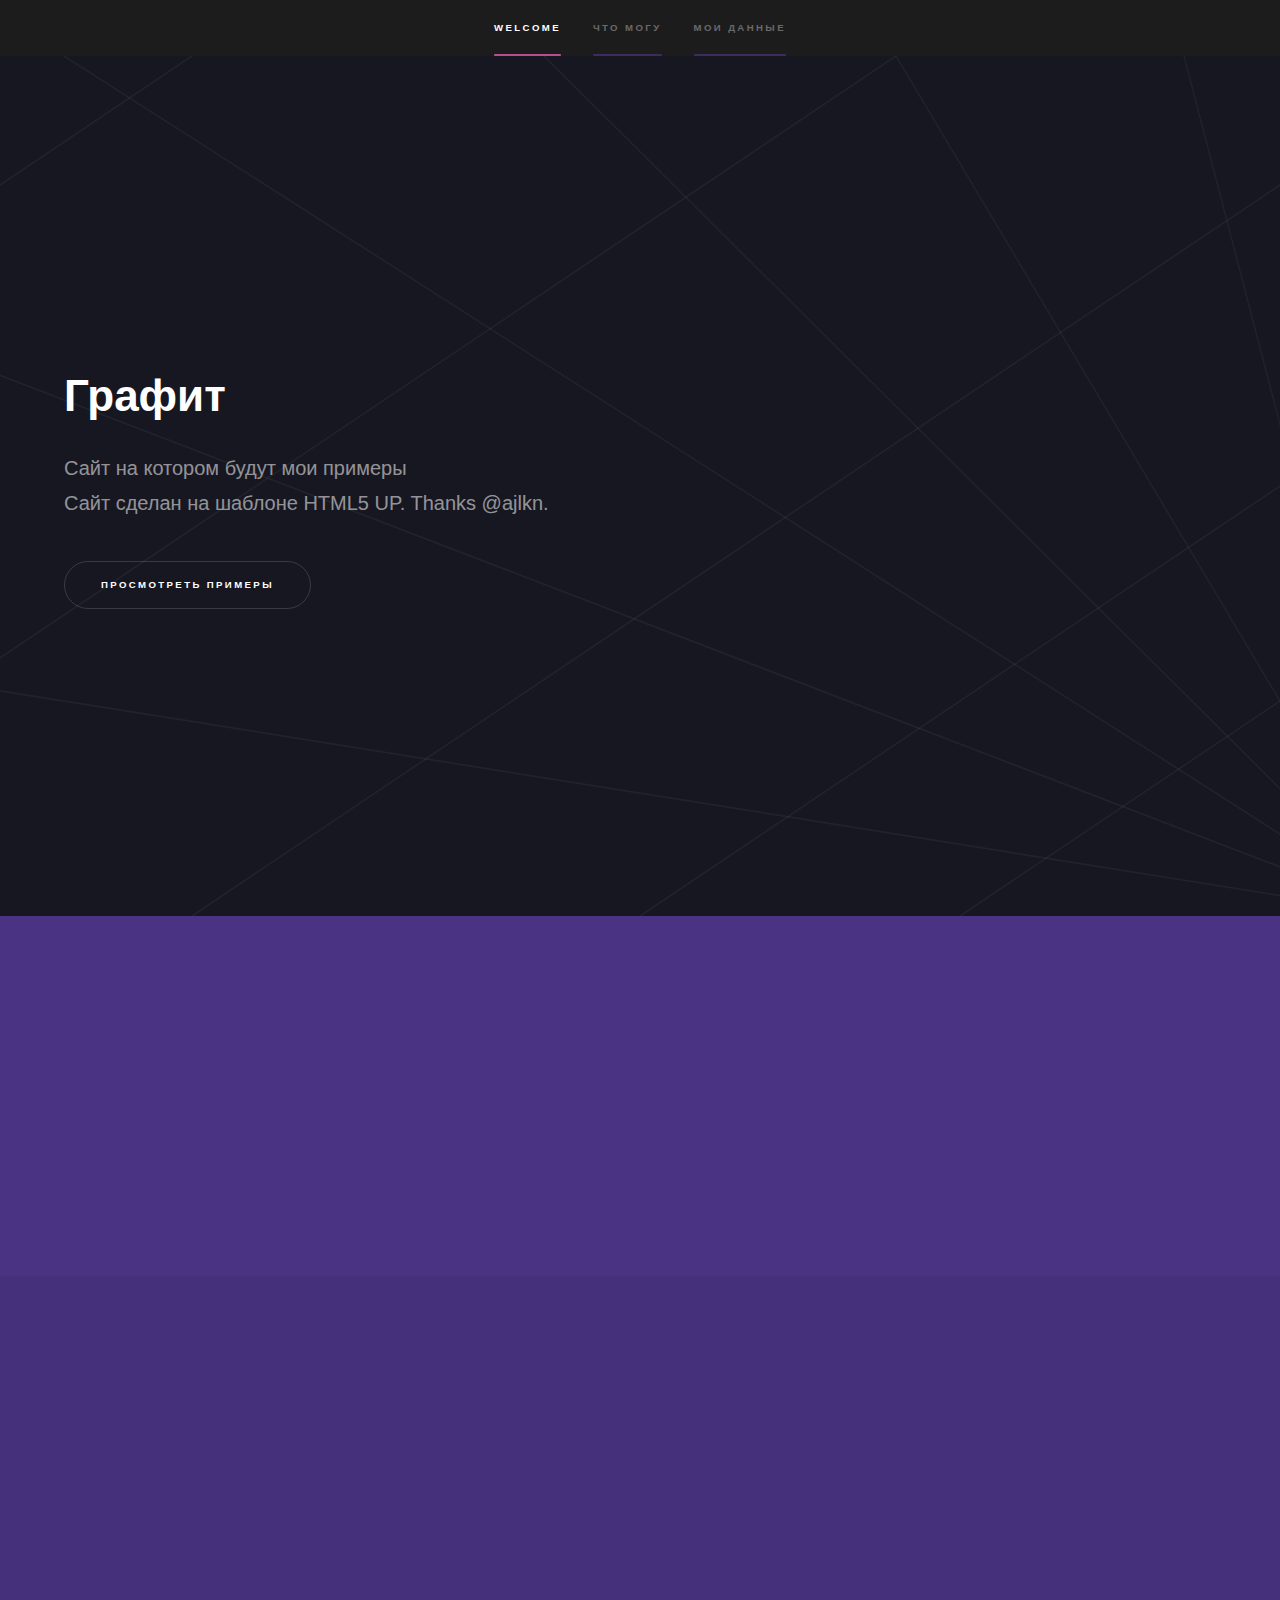
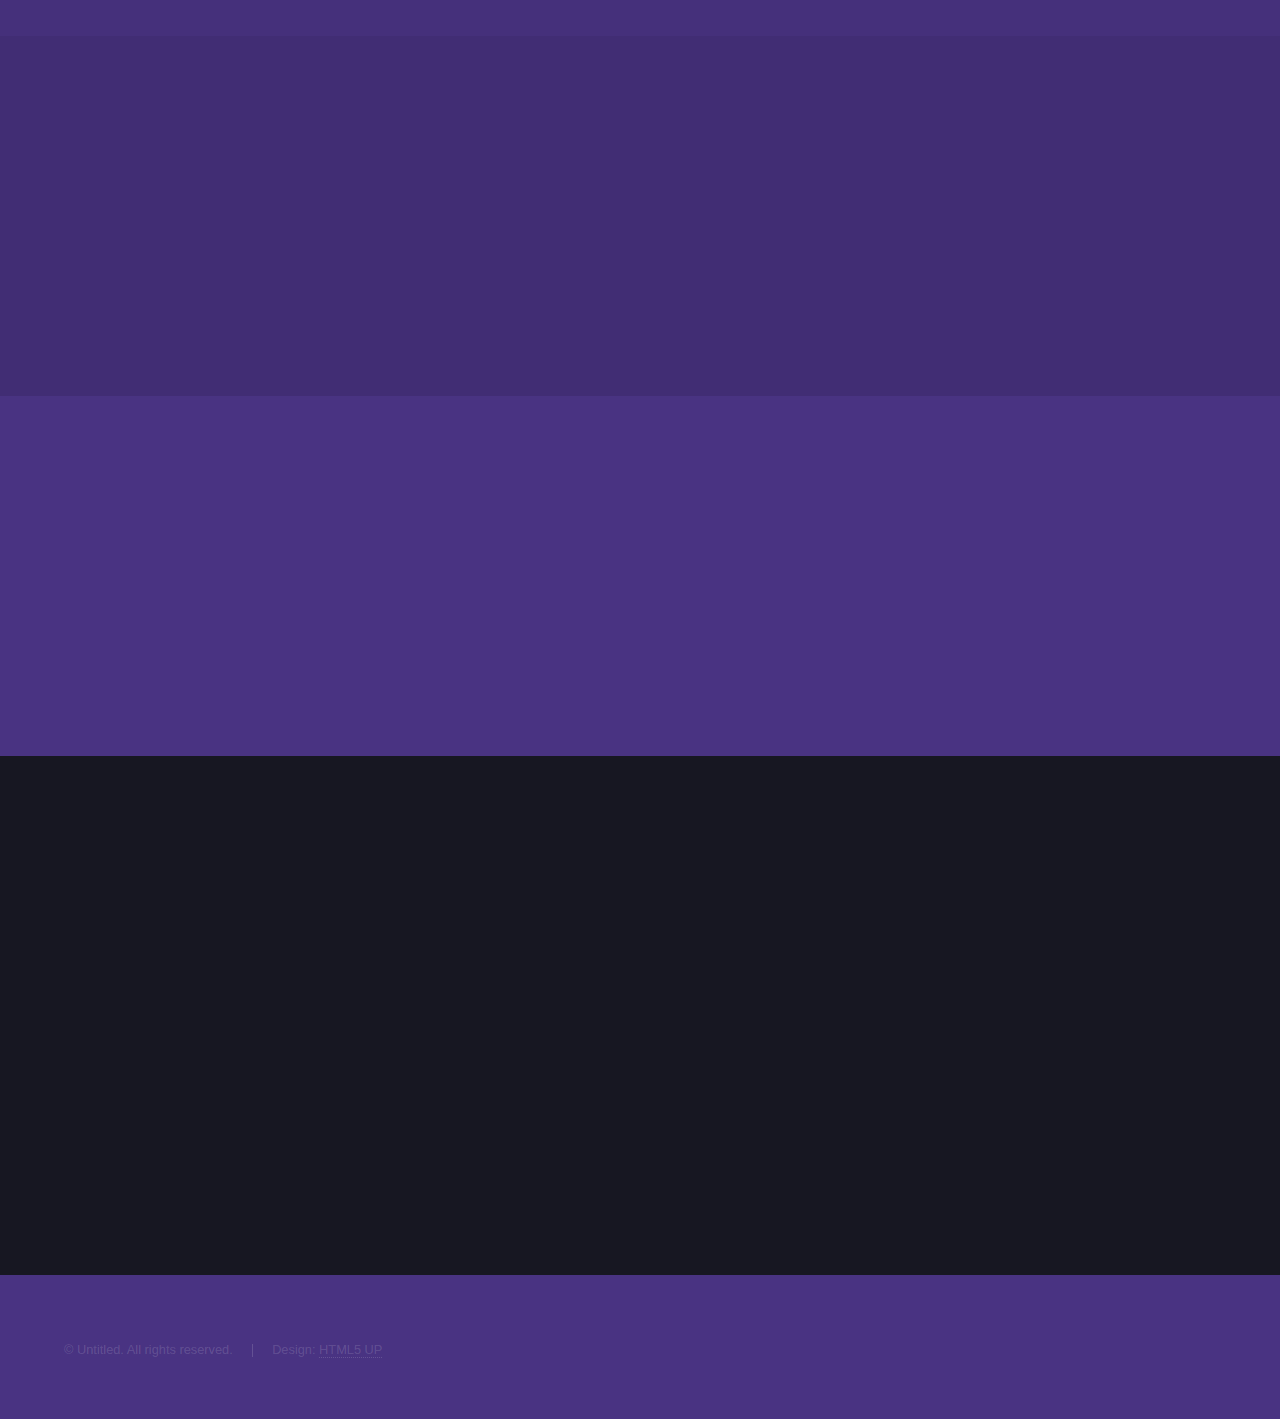
<file: index.html>
<!DOCTYPE HTML>
<!--
	Hyperspace by HTML5 UP
	html5up.net | @ajlkn
	Free for personal and commercial use under the CCA 3.0 license (html5up.net/license)
-->
<html>
	<head>
		<title>what is it</title>
		<meta charset="utf-8" />
		<meta name="viewport" content="width=device-width, initial-scale=1, user-scalable=no" />
		<link rel="stylesheet" href="assets/css/main.css" />
		<link rel="shortcut icon" type="image/png" href="icocat.png">
		<noscript><link rel="stylesheet" href="assets/css/noscript.css" /></noscript>
	</head>
	<body class="is-preload">

		<!-- Sidebar -->
			<section id="sidebar">
				<div class="inner">
					<nav>
						<ul>
							<li><a href="#intro">Welcome</a></li>
							<li><a href="#one">Что могу</a></li>
							<!-- <li><a href="#two">What we do</a></li> -->
							<li><a href="#three">Мои данные</a></li>
						</ul>
					</nav>
				</div>
			</section>

		<!-- Wrapper -->
			<div id="wrapper">

				<!-- Intro -->
					<section id="intro" class="wrapper style1 fullscreen fade-up">
						<div class="inner">
							<h1>Графит</h1>
							<p>Сайт на котором будут мои примеры <br />
								Сайт сделан на шаблоне HTML5 UP. Thanks @ajlkn.</p>
							<ul class="actions">
								<li><a href="#one" class="button scrolly">Просмотреть примеры</a></li>
							</ul>
						</div>
					</section>

				<!-- One -->
					<section id="one" class="wrapper style2 spotlights">
						<section>
							<!-- <a href="#" class="image"><img src="images/zzzz1.jpg" alt="" data-position="center center" /></a> -->
							<div class="content">
								<div class="inner">
									<h2>Баннеры</h2>
									<p>Баннеры сделаны в figma. Для демонстрации решил использовать облачный сервис</p>
									<ul class="actions">
										<li><a href="generic.html" class="button">Посмотреть</a></li>
									</ul>
								</div>
							</div>
						</section>
						<section>
							<!-- <a href="#" class="image"><img src="images/zzzz2.jpg" alt="" data-position="top center" /></a> -->
							<div class="content">
								<div class="inner">
									<h2>Figma</h2>
									<p>Дизайн старого сайта в вертикальной ориентации</p>
									<ul class="actions">
										<li><a href="generic2.html" class="button">Посмотреть</a></li>
									</ul>
								</div>
							</div>
						</section>
						<section>
							<!-- <a href="#" class="image"><img src="images/zzzz3.jpg" alt="" data-position="25% 25%" /></a> -->
							<div class="content">
								<div class="inner">
									<h2>Копирайтинг</h2>
									<p>Примеры заполнения описание товара</p>
									<ul class="actions">
										<li><a href="generic3.html" class="button">Посмотреть</a></li>
									</ul>
								</div>
							</div>
						</section>
						<section>
							<!-- <a href="#" class="image"><img src="images/zzzz4.jpg" alt="" data-position="25% 25%" /></a> -->
							<div class="content">
								<div class="inner">
									<h2>Новый дизайн в Figma</h2>
									<p>В процессе работы</p>
									<ul class="actions">
										<li><a href="#" class="button">Не готов</a></li>
									</ul>
								</div>
							</div>
						</section>
					</section>

				<!-- Two
					<section id="two" class="wrapper style3 fade-up">
						<div class="inner">
							<h2>What we do</h2>
							<p>Phasellus convallis elit id ullamcorper pulvinar. Duis aliquam turpis mauris, eu ultricies erat malesuada quis. Aliquam dapibus, lacus eget hendrerit bibendum, urna est aliquam sem, sit amet imperdiet est velit quis lorem.</p>
							<div class="features">
								<section>
									<span class="icon solid major fa-code"></span>
									<h3>Lorem ipsum amet</h3>
									<p>Phasellus convallis elit id ullam corper amet et pulvinar. Duis aliquam turpis mauris, sed ultricies erat dapibus.</p>
								</section>
								<section>
									<span class="icon solid major fa-lock"></span>
									<h3>Aliquam sed nullam</h3>
									<p>Phasellus convallis elit id ullam corper amet et pulvinar. Duis aliquam turpis mauris, sed ultricies erat dapibus.</p>
								</section>
								<section>
									<span class="icon solid major fa-cog"></span>
									<h3>Sed erat ullam corper</h3>
									<p>Phasellus convallis elit id ullam corper amet et pulvinar. Duis aliquam turpis mauris, sed ultricies erat dapibus.</p>
								</section>
								<section>
									<span class="icon solid major fa-desktop"></span>
									<h3>Veroeros quis lorem</h3>
									<p>Phasellus convallis elit id ullam corper amet et pulvinar. Duis aliquam turpis mauris, sed ultricies erat dapibus.</p>
								</section>
								<section>
									<span class="icon solid major fa-link"></span>
									<h3>Urna quis bibendum</h3>
									<p>Phasellus convallis elit id ullam corper amet et pulvinar. Duis aliquam turpis mauris, sed ultricies erat dapibus.</p>
								</section>
								<section>
									<span class="icon major fa-gem"></span>
									<h3>Aliquam urna dapibus</h3>
									<p>Phasellus convallis elit id ullam corper amet et pulvinar. Duis aliquam turpis mauris, sed ultricies erat dapibus.</p>
								</section>
							</div>
							<ul class="actions">
								<li><a href="generic.html" class="button">Learn more</a></li>
							</ul>
						</div>
					</section> -->

				<!-- Three -->
					<section id="three" class="wrapper style1 fade-up">
						<div class="inner">
								<!-- <h2>Get in touch</h2>
								<p>Phasellus convallis elit id ullamcorper pulvinar. Duis aliquam turpis mauris, eu ultricies erat malesuada quis. Aliquam dapibus, lacus eget hendrerit bibendum, urna est aliquam sem, sit amet imperdiet est velit quis lorem.</p> -->
							<div class="split style1">
								<section>
									<form method="post" action="#">
										<div class="fields">
											<div class="field half">
												<label for="name">Name</label>
												<input type="text" name="name" id="name" />
											</div>
											<div class="field half">
												<label for="email">Email</label>
												<input type="text" name="email" id="email" />
											</div>
											<div class="field">
												<label for="message">Message</label>
												<textarea name="message" id="message" rows="5"></textarea>
											</div>
										</div>
										<ul class="actions">
											<li><a href="" class="button submit">Send Message</a></li>
										</ul>
									</form>
								</section>
								<section>
									<ul class="contact">
										<!-- <li>
											<h3>Address</h3>
											<span>12345 Somewhere Road #654<br />
											Nashville, TN 00000-0000<br />
											USA</span>
										</li> -->
										<li>
											<h3>Email</h3>
											<a href="#">kikolaev999@mail.ru</a>
										</li>
										<!-- <li>
											<h3>Phone</h3>
											<span>(000) 000-0000</span>
										</li> -->
										<!-- <li>
											<h3>Social</h3>
											<ul class="icons">
												<li><a href="#" class="icon brands fa-twitter"><span class="label">Twitter</span></a></li>
												<li><a href="#" class="icon brands fa-facebook-f"><span class="label">Facebook</span></a></li>
												<li><a href="#" class="icon brands fa-github"><span class="label">GitHub</span></a></li>
												<li><a href="#" class="icon brands fa-instagram"><span class="label">Instagram</span></a></li>
												<li><a href="#" class="icon brands fa-linkedin-in"><span class="label">LinkedIn</span></a></li>
											</ul>
										</li> -->
									</ul>
								</section>
							</div>
						</div>
					</section>

			</div>

		<!-- Footer -->
			<footer id="footer" class="wrapper style1-alt">
				<div class="inner">
					<ul class="menu">
						<li>&copy; Untitled. All rights reserved.</li><li>Design: <a href="http://html5up.net">HTML5 UP</a></li>
					</ul>
				</div>
			</footer>

		<!-- Scripts -->
			<script src="assets/js/jquery.min.js"></script>
			<script src="assets/js/jquery.scrollex.min.js"></script>
			<script src="assets/js/jquery.scrolly.min.js"></script>
			<script src="assets/js/browser.min.js"></script>
			<script src="assets/js/breakpoints.min.js"></script>
			<script src="assets/js/util.js"></script>
			<script src="assets/js/main.js"></script>

	</body>
</html>
</file>
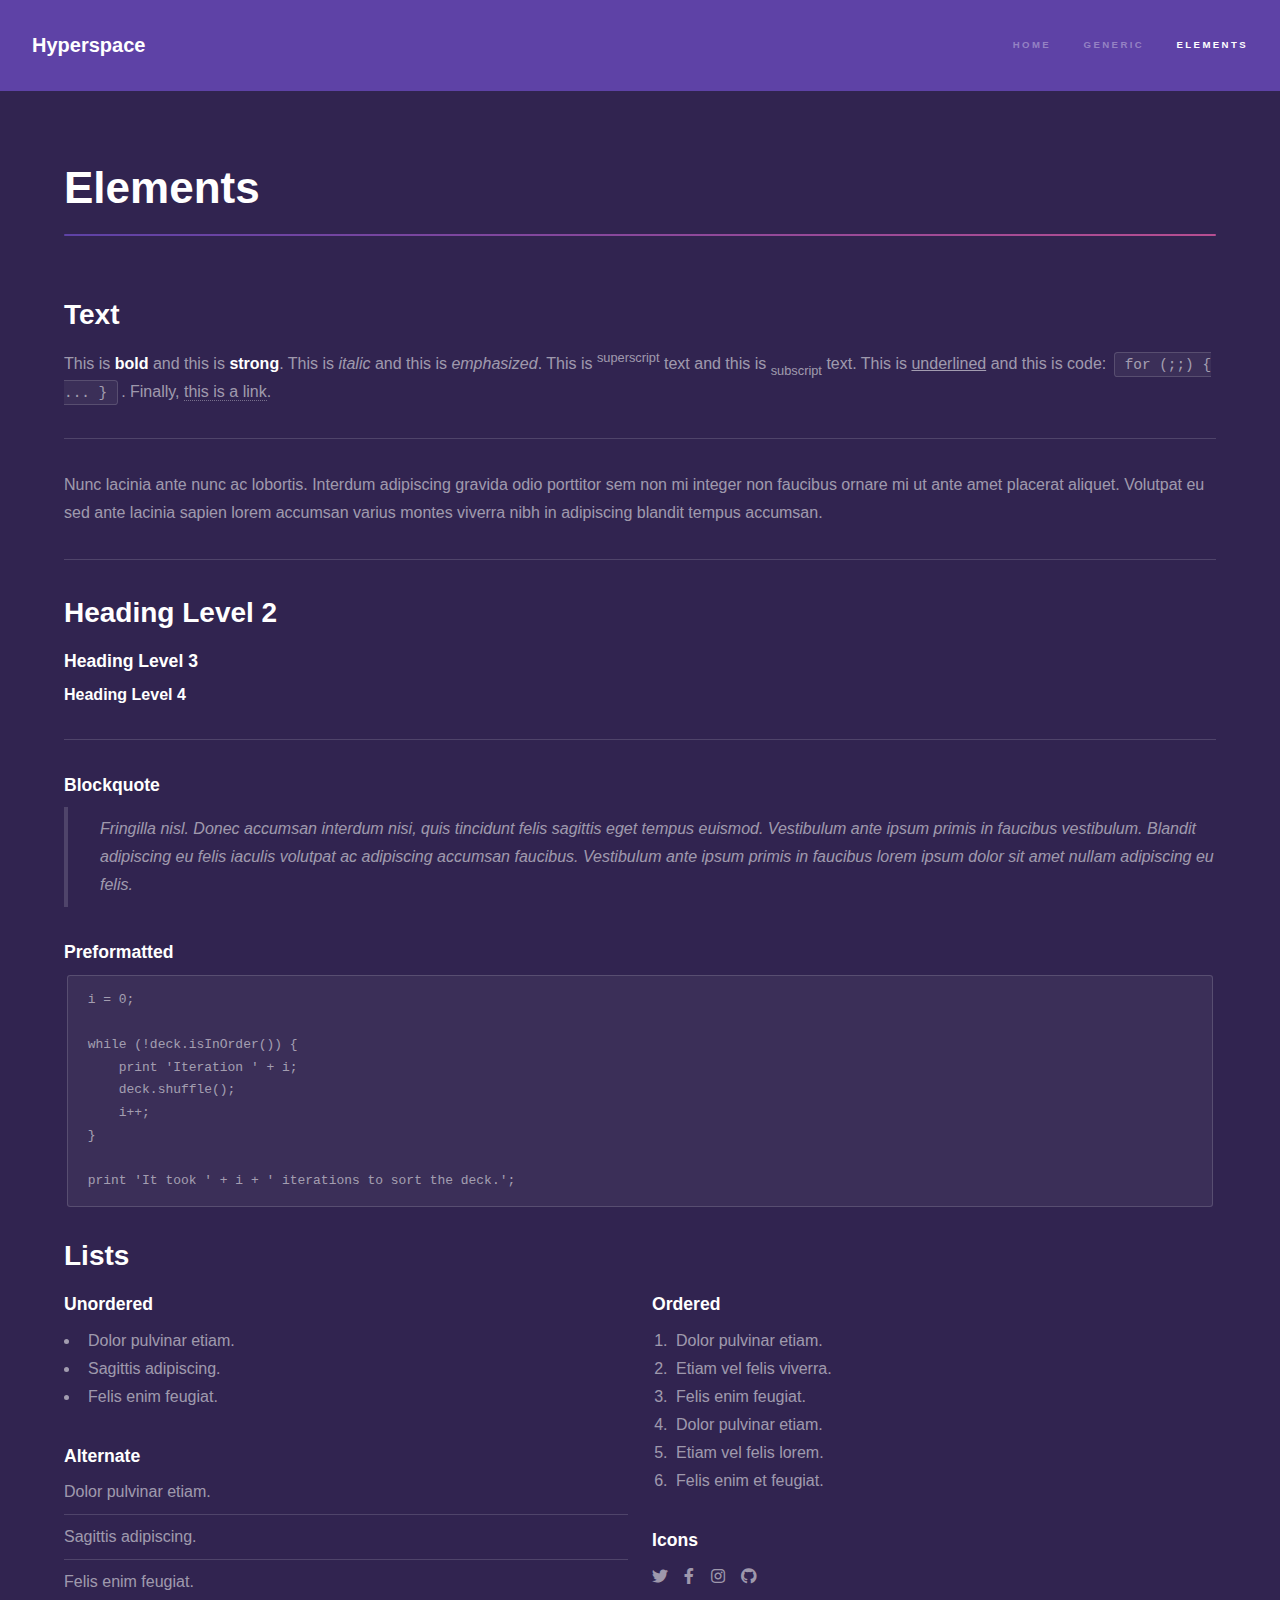
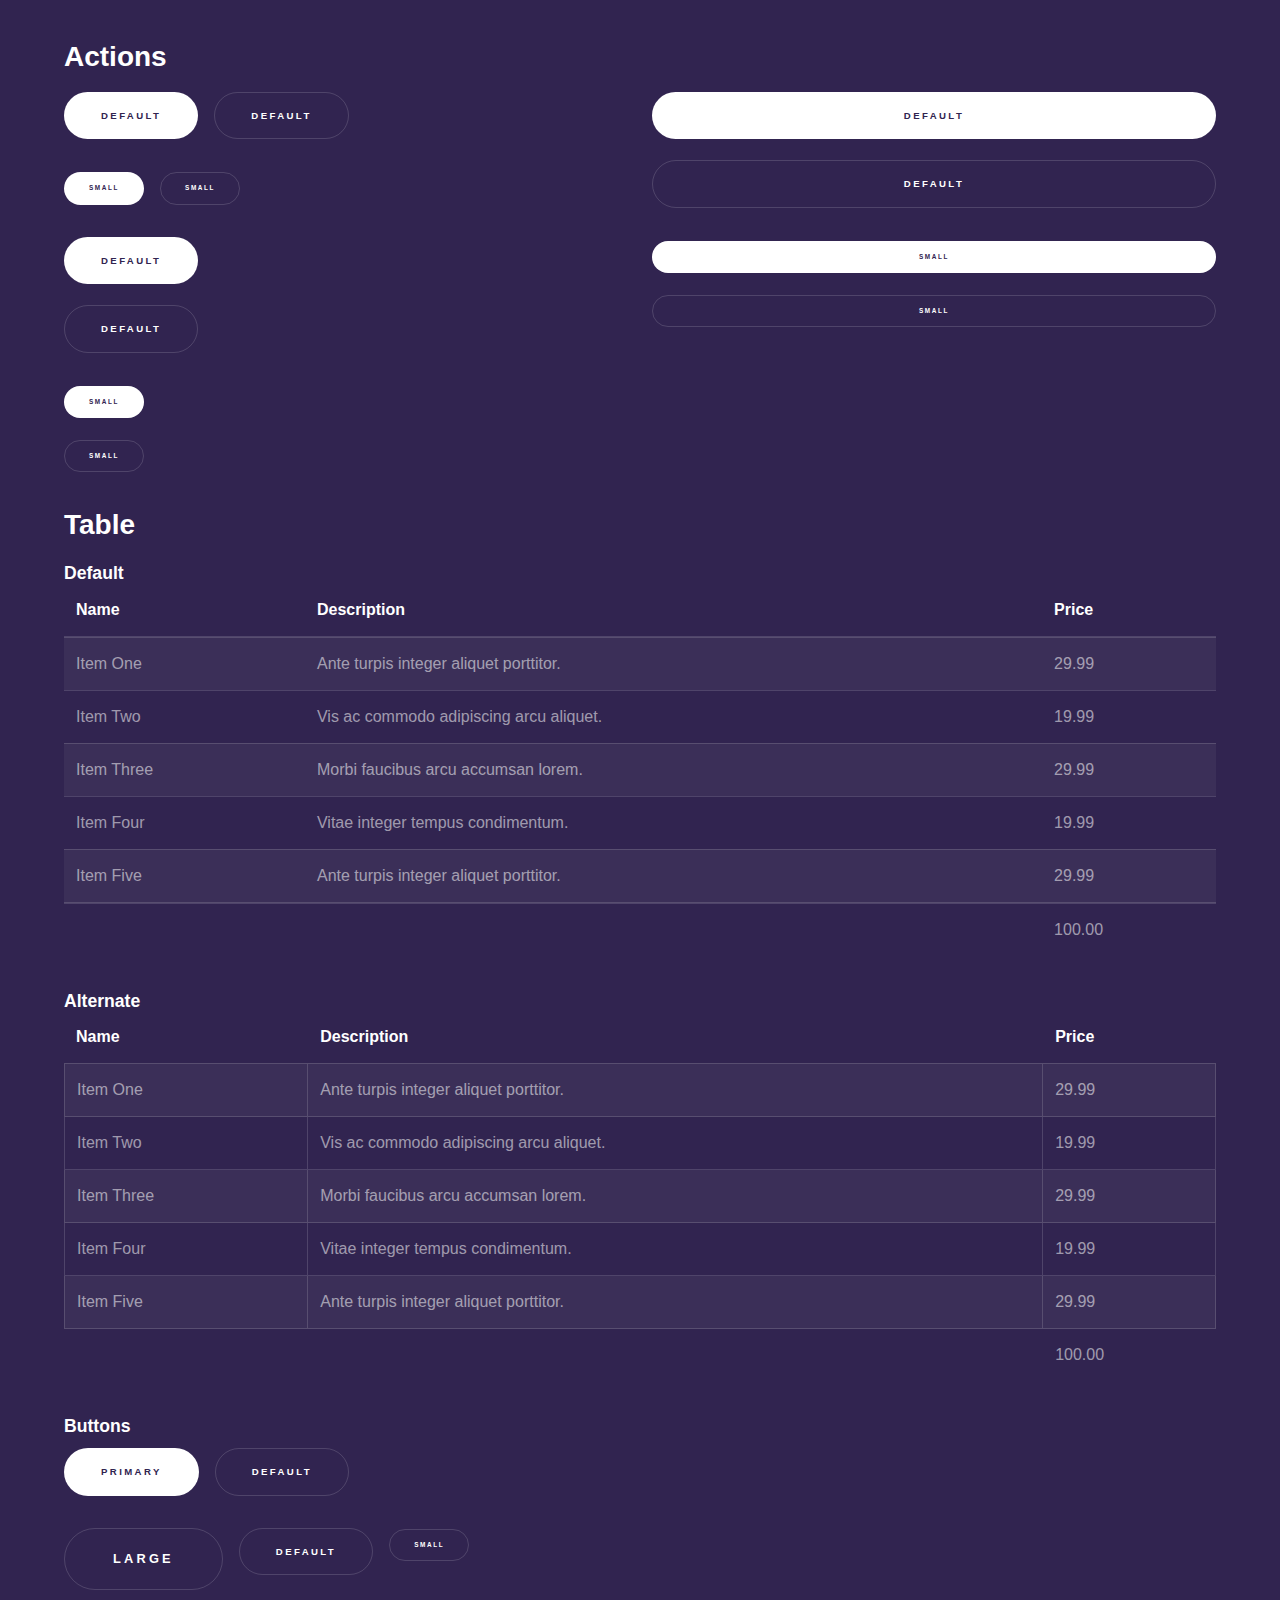
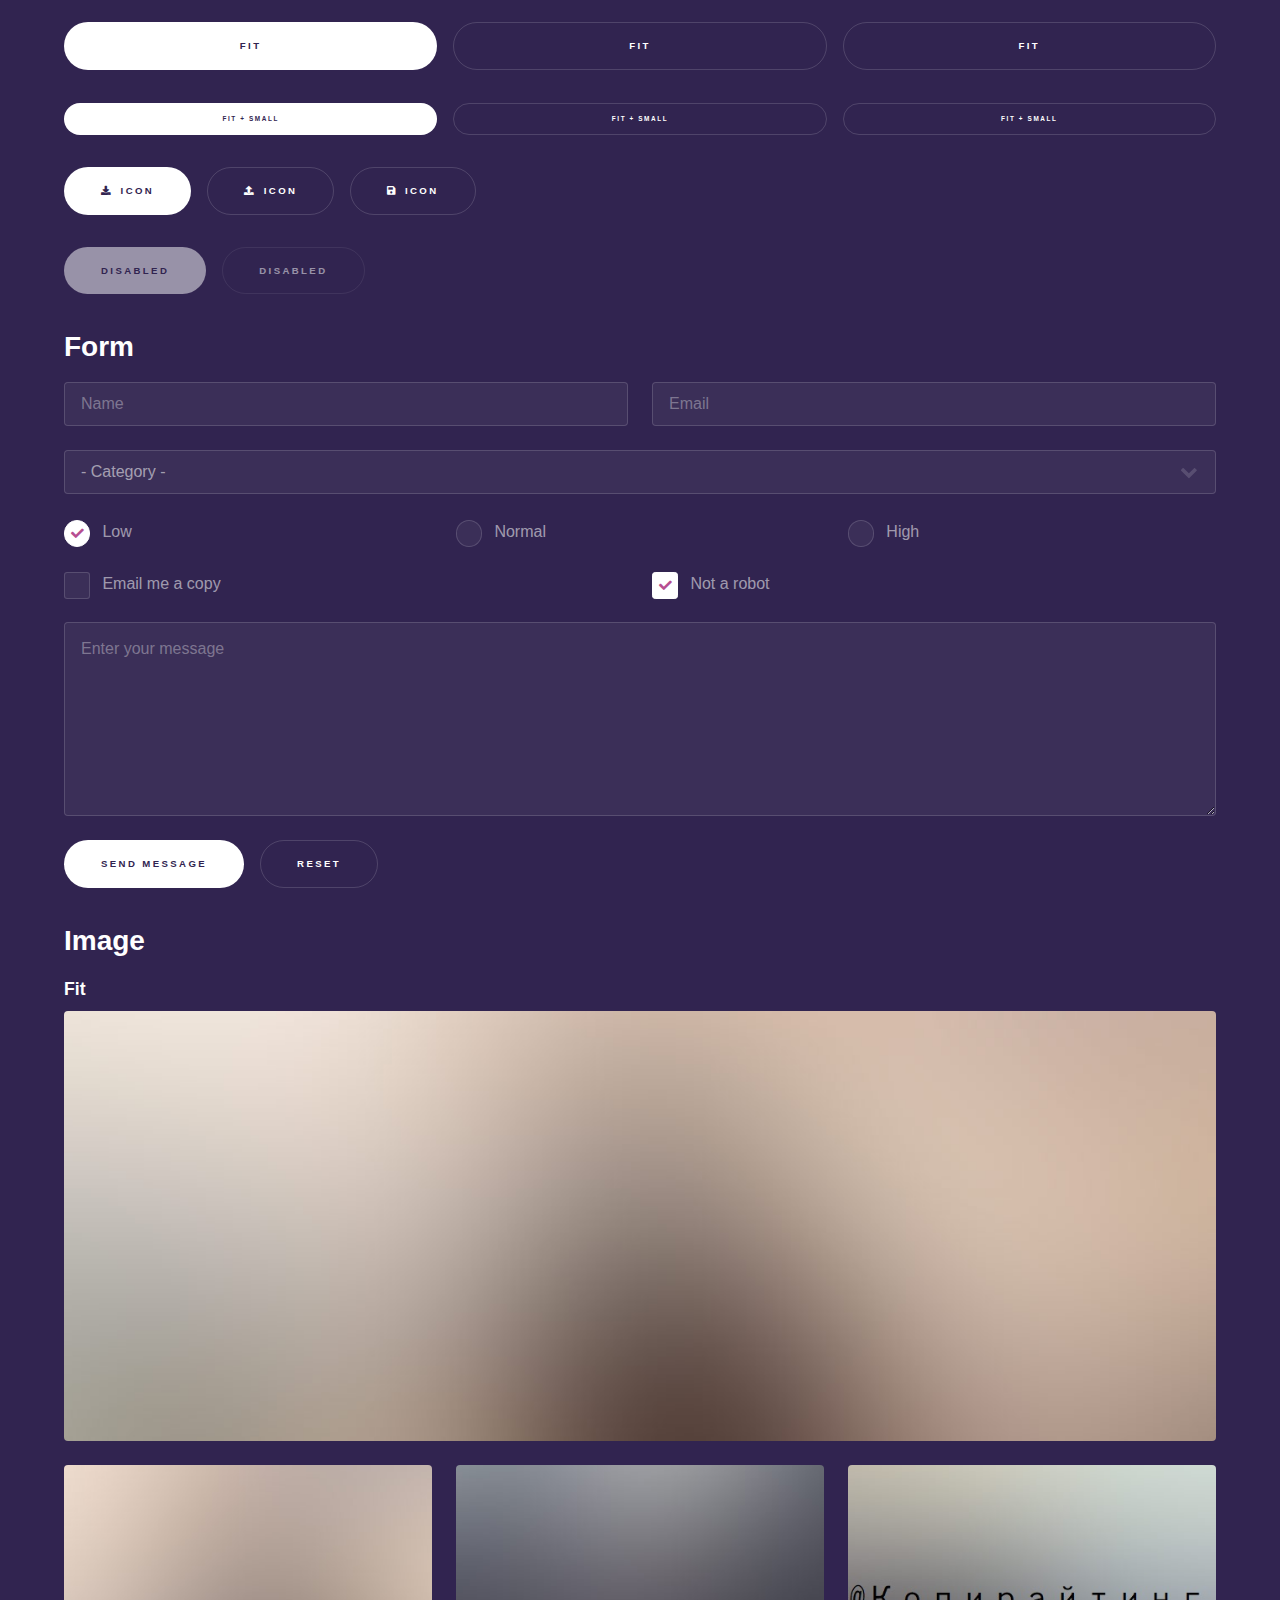
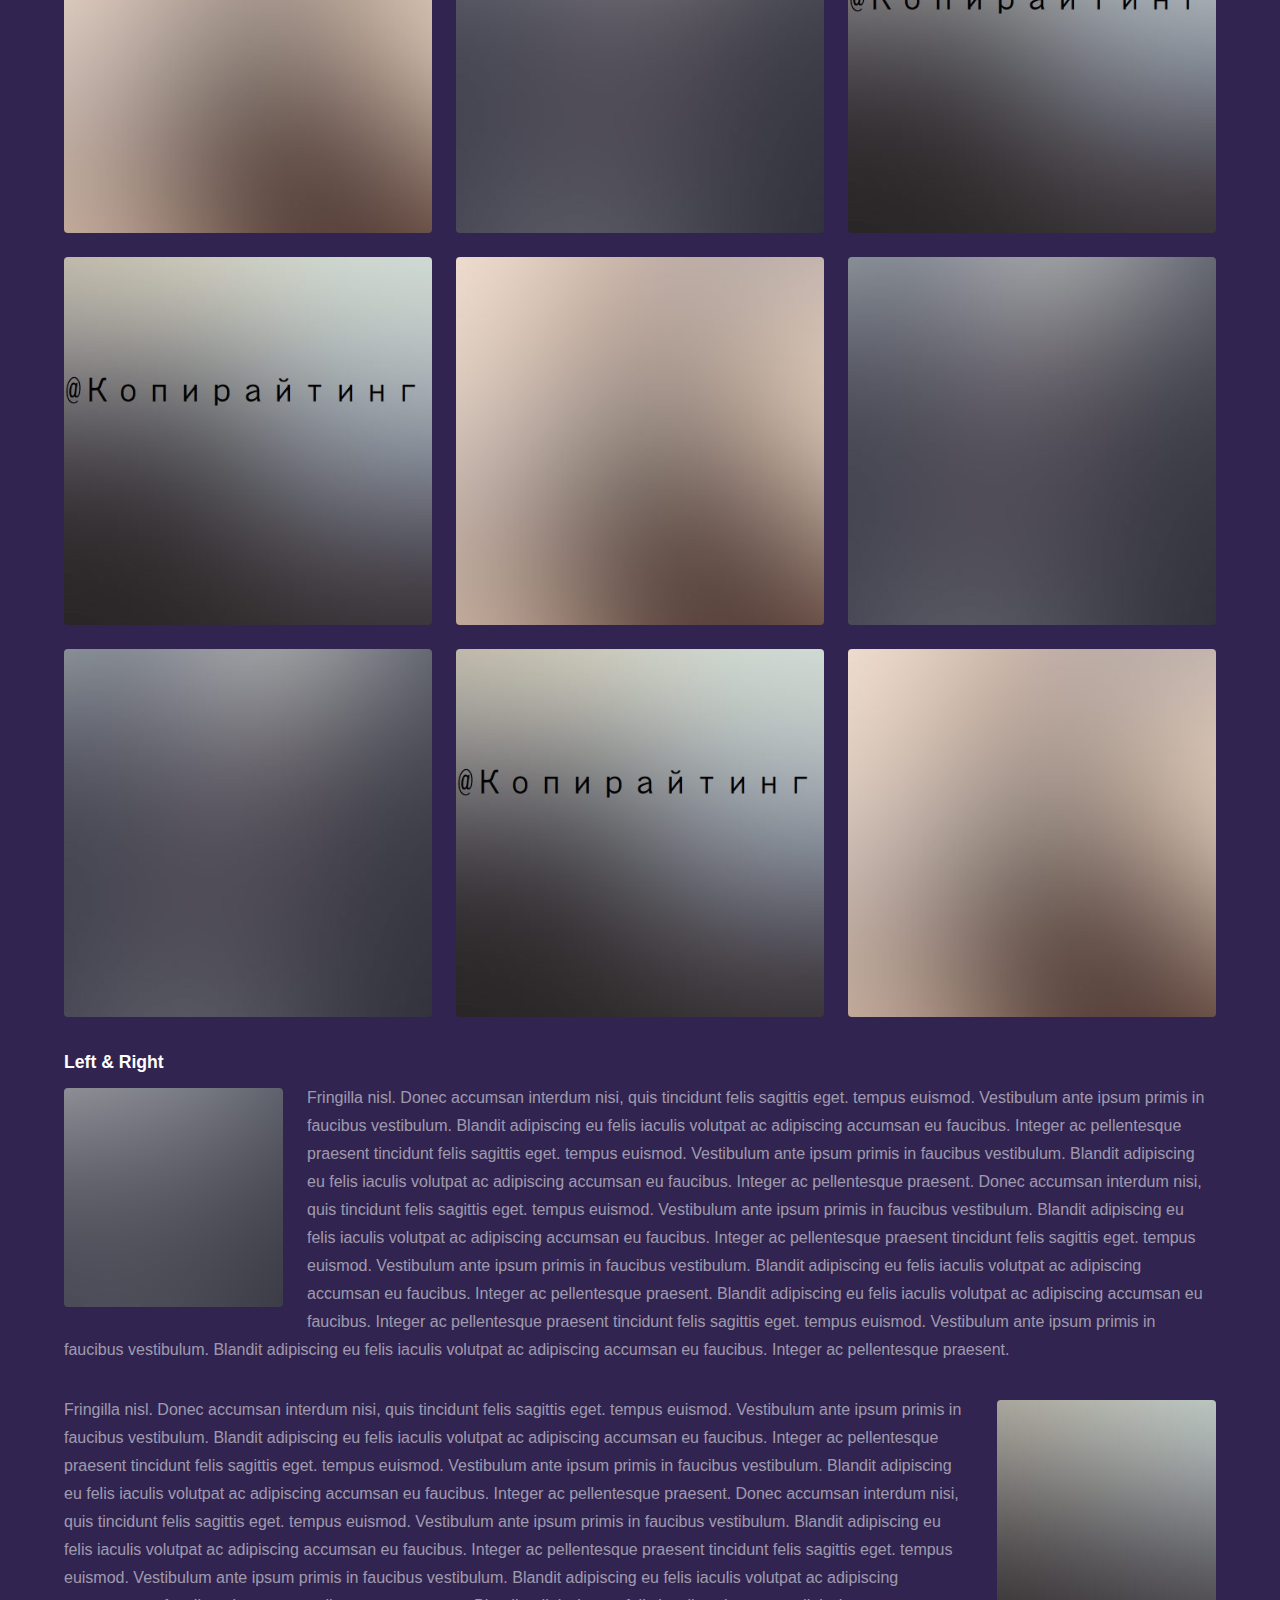
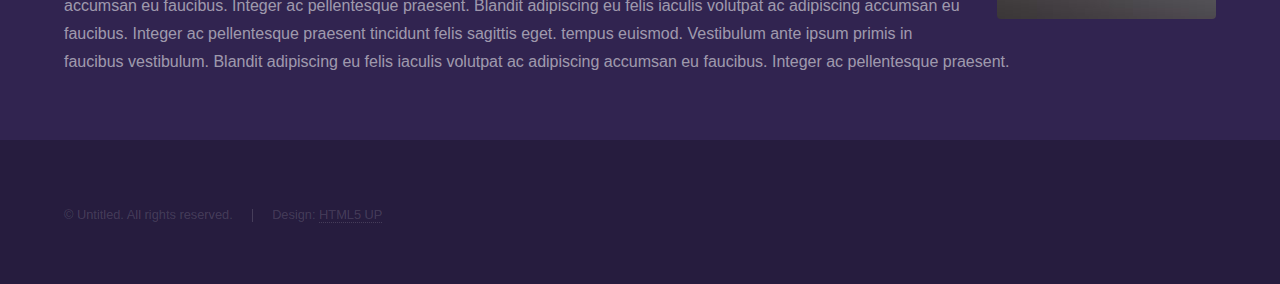
<file: elements.html>
<!DOCTYPE HTML>
<!--
	Hyperspace by HTML5 UP
	html5up.net | @ajlkn
	Free for personal and commercial use under the CCA 3.0 license (html5up.net/license)
-->
<html>
	<head>
		<title>Elements - Hyperspace by HTML5 UP</title>
		<meta charset="utf-8" />
		<meta name="viewport" content="width=device-width, initial-scale=1, user-scalable=no" />
		<link rel="stylesheet" href="assets/css/main.css" />
		<noscript><link rel="stylesheet" href="assets/css/noscript.css" /></noscript>
	</head>
	<body class="is-preload">

		<!-- Header -->
			<header id="header">
				<a href="index.html" class="title">Hyperspace</a>
				<nav>
					<ul>
						<li><a href="index.html">Home</a></li>
						<li><a href="generic.html">Generic</a></li>
						<li><a href="elements.html"  class="active">Elements</a></li>
					</ul>
				</nav>
			</header>

		<!-- Wrapper -->
			<div id="wrapper">

				<!-- Main -->
					<section id="main" class="wrapper">
						<div class="inner">
							<h1 class="major">Elements</h1>

							<!-- Text -->
								<section>
									<h2>Text</h2>
									<p>This is <b>bold</b> and this is <strong>strong</strong>. This is <i>italic</i> and this is <em>emphasized</em>.
									This is <sup>superscript</sup> text and this is <sub>subscript</sub> text.
									This is <u>underlined</u> and this is code: <code>for (;;) { ... }</code>. Finally, <a href="#">this is a link</a>.</p>
									<hr />
									<p>Nunc lacinia ante nunc ac lobortis. Interdum adipiscing gravida odio porttitor sem non mi integer non faucibus ornare mi ut ante amet placerat aliquet. Volutpat eu sed ante lacinia sapien lorem accumsan varius montes viverra nibh in adipiscing blandit tempus accumsan.</p>
									<hr />
									<h2>Heading Level 2</h2>
									<h3>Heading Level 3</h3>
									<h4>Heading Level 4</h4>
									<hr />
									<h3>Blockquote</h3>
									<blockquote>Fringilla nisl. Donec accumsan interdum nisi, quis tincidunt felis sagittis eget tempus euismod. Vestibulum ante ipsum primis in faucibus vestibulum. Blandit adipiscing eu felis iaculis volutpat ac adipiscing accumsan faucibus. Vestibulum ante ipsum primis in faucibus lorem ipsum dolor sit amet nullam adipiscing eu felis.</blockquote>
									<h3>Preformatted</h3>
									<pre><code>i = 0;

while (!deck.isInOrder()) {
    print 'Iteration ' + i;
    deck.shuffle();
    i++;
}

print 'It took ' + i + ' iterations to sort the deck.';</code></pre>
								</section>

							<!-- Lists -->
								<section>
									<h2>Lists</h2>
									<div class="row">
										<div class="col-6 col-12-medium">
											<h3>Unordered</h3>
											<ul>
												<li>Dolor pulvinar etiam.</li>
												<li>Sagittis adipiscing.</li>
												<li>Felis enim feugiat.</li>
											</ul>
											<h3>Alternate</h3>
											<ul class="alt">
												<li>Dolor pulvinar etiam.</li>
												<li>Sagittis adipiscing.</li>
												<li>Felis enim feugiat.</li>
											</ul>
										</div>
										<div class="col-6 col-12-medium">
											<h3>Ordered</h3>
											<ol>
												<li>Dolor pulvinar etiam.</li>
												<li>Etiam vel felis viverra.</li>
												<li>Felis enim feugiat.</li>
												<li>Dolor pulvinar etiam.</li>
												<li>Etiam vel felis lorem.</li>
												<li>Felis enim et feugiat.</li>
											</ol>
											<h3>Icons</h3>
											<ul class="icons">
												<li><a href="#" class="icon brands fa-twitter"><span class="label">Twitter</span></a></li>
												<li><a href="#" class="icon brands fa-facebook-f"><span class="label">Facebook</span></a></li>
												<li><a href="#" class="icon brands fa-instagram"><span class="label">Instagram</span></a></li>
												<li><a href="#" class="icon brands fa-github"><span class="label">Github</span></a></li>
											</ul>
										</div>
									</div>
									<h2>Actions</h2>
									<div class="row">
										<div class="col-6 col-12-medium">
											<ul class="actions">
												<li><a href="#" class="button primary">Default</a></li>
												<li><a href="#" class="button">Default</a></li>
											</ul>
											<ul class="actions small">
												<li><a href="#" class="button primary small">Small</a></li>
												<li><a href="#" class="button small">Small</a></li>
											</ul>
											<ul class="actions stacked">
												<li><a href="#" class="button primary">Default</a></li>
												<li><a href="#" class="button">Default</a></li>
											</ul>
											<ul class="actions stacked">
												<li><a href="#" class="button primary small">Small</a></li>
												<li><a href="#" class="button small">Small</a></li>
											</ul>
										</div>
										<div class="col-6 col-12-medium">
											<ul class="actions stacked">
												<li><a href="#" class="button primary fit">Default</a></li>
												<li><a href="#" class="button fit">Default</a></li>
											</ul>
											<ul class="actions stacked">
												<li><a href="#" class="button primary small fit">Small</a></li>
												<li><a href="#" class="button small fit">Small</a></li>
											</ul>
										</div>
									</div>
								</section>

							<!-- Table -->
								<section>
									<h2>Table</h2>
									<h3>Default</h3>
									<div class="table-wrapper">
										<table>
											<thead>
												<tr>
													<th>Name</th>
													<th>Description</th>
													<th>Price</th>
												</tr>
											</thead>
											<tbody>
												<tr>
													<td>Item One</td>
													<td>Ante turpis integer aliquet porttitor.</td>
													<td>29.99</td>
												</tr>
												<tr>
													<td>Item Two</td>
													<td>Vis ac commodo adipiscing arcu aliquet.</td>
													<td>19.99</td>
												</tr>
												<tr>
													<td>Item Three</td>
													<td> Morbi faucibus arcu accumsan lorem.</td>
													<td>29.99</td>
												</tr>
												<tr>
													<td>Item Four</td>
													<td>Vitae integer tempus condimentum.</td>
													<td>19.99</td>
												</tr>
												<tr>
													<td>Item Five</td>
													<td>Ante turpis integer aliquet porttitor.</td>
													<td>29.99</td>
												</tr>
											</tbody>
											<tfoot>
												<tr>
													<td colspan="2"></td>
													<td>100.00</td>
												</tr>
											</tfoot>
										</table>
									</div>

									<h3>Alternate</h3>
									<div class="table-wrapper">
										<table class="alt">
											<thead>
												<tr>
													<th>Name</th>
													<th>Description</th>
													<th>Price</th>
												</tr>
											</thead>
											<tbody>
												<tr>
													<td>Item One</td>
													<td>Ante turpis integer aliquet porttitor.</td>
													<td>29.99</td>
												</tr>
												<tr>
													<td>Item Two</td>
													<td>Vis ac commodo adipiscing arcu aliquet.</td>
													<td>19.99</td>
												</tr>
												<tr>
													<td>Item Three</td>
													<td> Morbi faucibus arcu accumsan lorem.</td>
													<td>29.99</td>
												</tr>
												<tr>
													<td>Item Four</td>
													<td>Vitae integer tempus condimentum.</td>
													<td>19.99</td>
												</tr>
												<tr>
													<td>Item Five</td>
													<td>Ante turpis integer aliquet porttitor.</td>
													<td>29.99</td>
												</tr>
											</tbody>
											<tfoot>
												<tr>
													<td colspan="2"></td>
													<td>100.00</td>
												</tr>
											</tfoot>
										</table>
									</div>
								</section>

							<!-- Buttons -->
								<section>
									<h3>Buttons</h3>
									<ul class="actions">
										<li><a href="#" class="button primary">Primary</a></li>
										<li><a href="#" class="button">Default</a></li>
									</ul>
									<ul class="actions">
										<li><a href="#" class="button large">Large</a></li>
										<li><a href="#" class="button">Default</a></li>
										<li><a href="#" class="button small">Small</a></li>
									</ul>
									<ul class="actions fit">
										<li><a href="#" class="button primary fit">Fit</a></li>
										<li><a href="#" class="button fit">Fit</a></li>
										<li><a href="#" class="button fit">Fit</a></li>
									</ul>
									<ul class="actions fit small">
										<li><a href="#" class="button primary fit small">Fit + Small</a></li>
										<li><a href="#" class="button fit small">Fit + Small</a></li>
										<li><a href="#" class="button fit small">Fit + Small</a></li>
									</ul>
									<ul class="actions">
										<li><a href="#" class="button primary icon solid fa-download">Icon</a></li>
										<li><a href="#" class="button icon solid fa-upload">Icon</a></li>
										<li><a href="#" class="button icon solid fa-save">Icon</a></li>
									</ul>
									<ul class="actions">
										<li><span class="button primary disabled">Disabled</span></li>
										<li><span class="button disabled">Disabled</span></li>
									</ul>
								</section>

							<!-- Form -->
								<section>
									<h2>Form</h2>
									<form method="post" action="#">
										<div class="row gtr-uniform">
											<div class="col-6 col-12-xsmall">
												<input type="text" name="demo-name" id="demo-name" value="" placeholder="Name" />
											</div>
											<div class="col-6 col-12-xsmall">
												<input type="email" name="demo-email" id="demo-email" value="" placeholder="Email" />
											</div>
											<div class="col-12">
												<select name="demo-category" id="demo-category">
													<option value="">- Category -</option>
													<option value="1">Manufacturing</option>
													<option value="1">Shipping</option>
													<option value="1">Administration</option>
													<option value="1">Human Resources</option>
												</select>
											</div>
											<div class="col-4 col-12-small">
												<input type="radio" id="demo-priority-low" name="demo-priority" checked>
												<label for="demo-priority-low">Low</label>
											</div>
											<div class="col-4 col-12-small">
												<input type="radio" id="demo-priority-normal" name="demo-priority">
												<label for="demo-priority-normal">Normal</label>
											</div>
											<div class="col-4 col-12-small">
												<input type="radio" id="demo-priority-high" name="demo-priority">
												<label for="demo-priority-high">High</label>
											</div>
											<div class="col-6 col-12-small">
												<input type="checkbox" id="demo-copy" name="demo-copy">
												<label for="demo-copy">Email me a copy</label>
											</div>
											<div class="col-6 col-12-small">
												<input type="checkbox" id="demo-human" name="demo-human" checked>
												<label for="demo-human">Not a robot</label>
											</div>
											<div class="col-12">
												<textarea name="demo-message" id="demo-message" placeholder="Enter your message" rows="6"></textarea>
											</div>
											<div class="col-12">
												<ul class="actions">
													<li><input type="submit" value="Send Message" class="primary" /></li>
													<li><input type="reset" value="Reset" /></li>
												</ul>
											</div>
										</div>
									</form>
								</section>

							<!-- Image -->
								<section>
									<h2>Image</h2>
									<h3>Fit</h3>
									<div class="box alt">
										<div class="row gtr-uniform">
											<div class="col-12"><span class="image fit"><img src="images/pic04.jpg" alt="" /></span></div>
											<div class="col-4"><span class="image fit"><img src="images/pic01.jpg" alt="" /></span></div>
											<div class="col-4"><span class="image fit"><img src="images/pic02.jpg" alt="" /></span></div>
											<div class="col-4"><span class="image fit"><img src="images/pic03.jpg" alt="" /></span></div>
											<div class="col-4"><span class="image fit"><img src="images/pic03.jpg" alt="" /></span></div>
											<div class="col-4"><span class="image fit"><img src="images/pic01.jpg" alt="" /></span></div>
											<div class="col-4"><span class="image fit"><img src="images/pic02.jpg" alt="" /></span></div>
											<div class="col-4"><span class="image fit"><img src="images/pic02.jpg" alt="" /></span></div>
											<div class="col-4"><span class="image fit"><img src="images/pic03.jpg" alt="" /></span></div>
											<div class="col-4"><span class="image fit"><img src="images/pic01.jpg" alt="" /></span></div>
										</div>
									</div>
									<h3>Left &amp; Right</h3>
									<p><span class="image left"><img src="images/pic05.jpg" alt="" /></span>Fringilla nisl. Donec accumsan interdum nisi, quis tincidunt felis sagittis eget. tempus euismod. Vestibulum ante ipsum primis in faucibus vestibulum. Blandit adipiscing eu felis iaculis volutpat ac adipiscing accumsan eu faucibus. Integer ac pellentesque praesent tincidunt felis sagittis eget. tempus euismod. Vestibulum ante ipsum primis in faucibus vestibulum. Blandit adipiscing eu felis iaculis volutpat ac adipiscing accumsan eu faucibus. Integer ac pellentesque praesent. Donec accumsan interdum nisi, quis tincidunt felis sagittis eget. tempus euismod. Vestibulum ante ipsum primis in faucibus vestibulum. Blandit adipiscing eu felis iaculis volutpat ac adipiscing accumsan eu faucibus. Integer ac pellentesque praesent tincidunt felis sagittis eget. tempus euismod. Vestibulum ante ipsum primis in faucibus vestibulum. Blandit adipiscing eu felis iaculis volutpat ac adipiscing accumsan eu faucibus. Integer ac pellentesque praesent. Blandit adipiscing eu felis iaculis volutpat ac adipiscing accumsan eu faucibus. Integer ac pellentesque praesent tincidunt felis sagittis eget. tempus euismod. Vestibulum ante ipsum primis in faucibus vestibulum. Blandit adipiscing eu felis iaculis volutpat ac adipiscing accumsan eu faucibus. Integer ac pellentesque praesent.</p>
									<p><span class="image right"><img src="images/pic06.jpg" alt="" /></span>Fringilla nisl. Donec accumsan interdum nisi, quis tincidunt felis sagittis eget. tempus euismod. Vestibulum ante ipsum primis in faucibus vestibulum. Blandit adipiscing eu felis iaculis volutpat ac adipiscing accumsan eu faucibus. Integer ac pellentesque praesent tincidunt felis sagittis eget. tempus euismod. Vestibulum ante ipsum primis in faucibus vestibulum. Blandit adipiscing eu felis iaculis volutpat ac adipiscing accumsan eu faucibus. Integer ac pellentesque praesent. Donec accumsan interdum nisi, quis tincidunt felis sagittis eget. tempus euismod. Vestibulum ante ipsum primis in faucibus vestibulum. Blandit adipiscing eu felis iaculis volutpat ac adipiscing accumsan eu faucibus. Integer ac pellentesque praesent tincidunt felis sagittis eget. tempus euismod. Vestibulum ante ipsum primis in faucibus vestibulum. Blandit adipiscing eu felis iaculis volutpat ac adipiscing accumsan eu faucibus. Integer ac pellentesque praesent. Blandit adipiscing eu felis iaculis volutpat ac adipiscing accumsan eu faucibus. Integer ac pellentesque praesent tincidunt felis sagittis eget. tempus euismod. Vestibulum ante ipsum primis in faucibus vestibulum. Blandit adipiscing eu felis iaculis volutpat ac adipiscing accumsan eu faucibus. Integer ac pellentesque praesent.</p>
								</section>

						</div>
					</section>

			</div>

		<!-- Footer -->
			<footer id="footer" class="wrapper alt">
				<div class="inner">
					<ul class="menu">
						<li>&copy; Untitled. All rights reserved.</li><li>Design: <a href="http://html5up.net">HTML5 UP</a></li>
					</ul>
				</div>
			</footer>

		<!-- Scripts -->
			<script src="assets/js/jquery.min.js"></script>
			<script src="assets/js/jquery.scrollex.min.js"></script>
			<script src="assets/js/jquery.scrolly.min.js"></script>
			<script src="assets/js/browser.min.js"></script>
			<script src="assets/js/breakpoints.min.js"></script>
			<script src="assets/js/util.js"></script>
			<script src="assets/js/main.js"></script>

	</body>
</html>
</file>
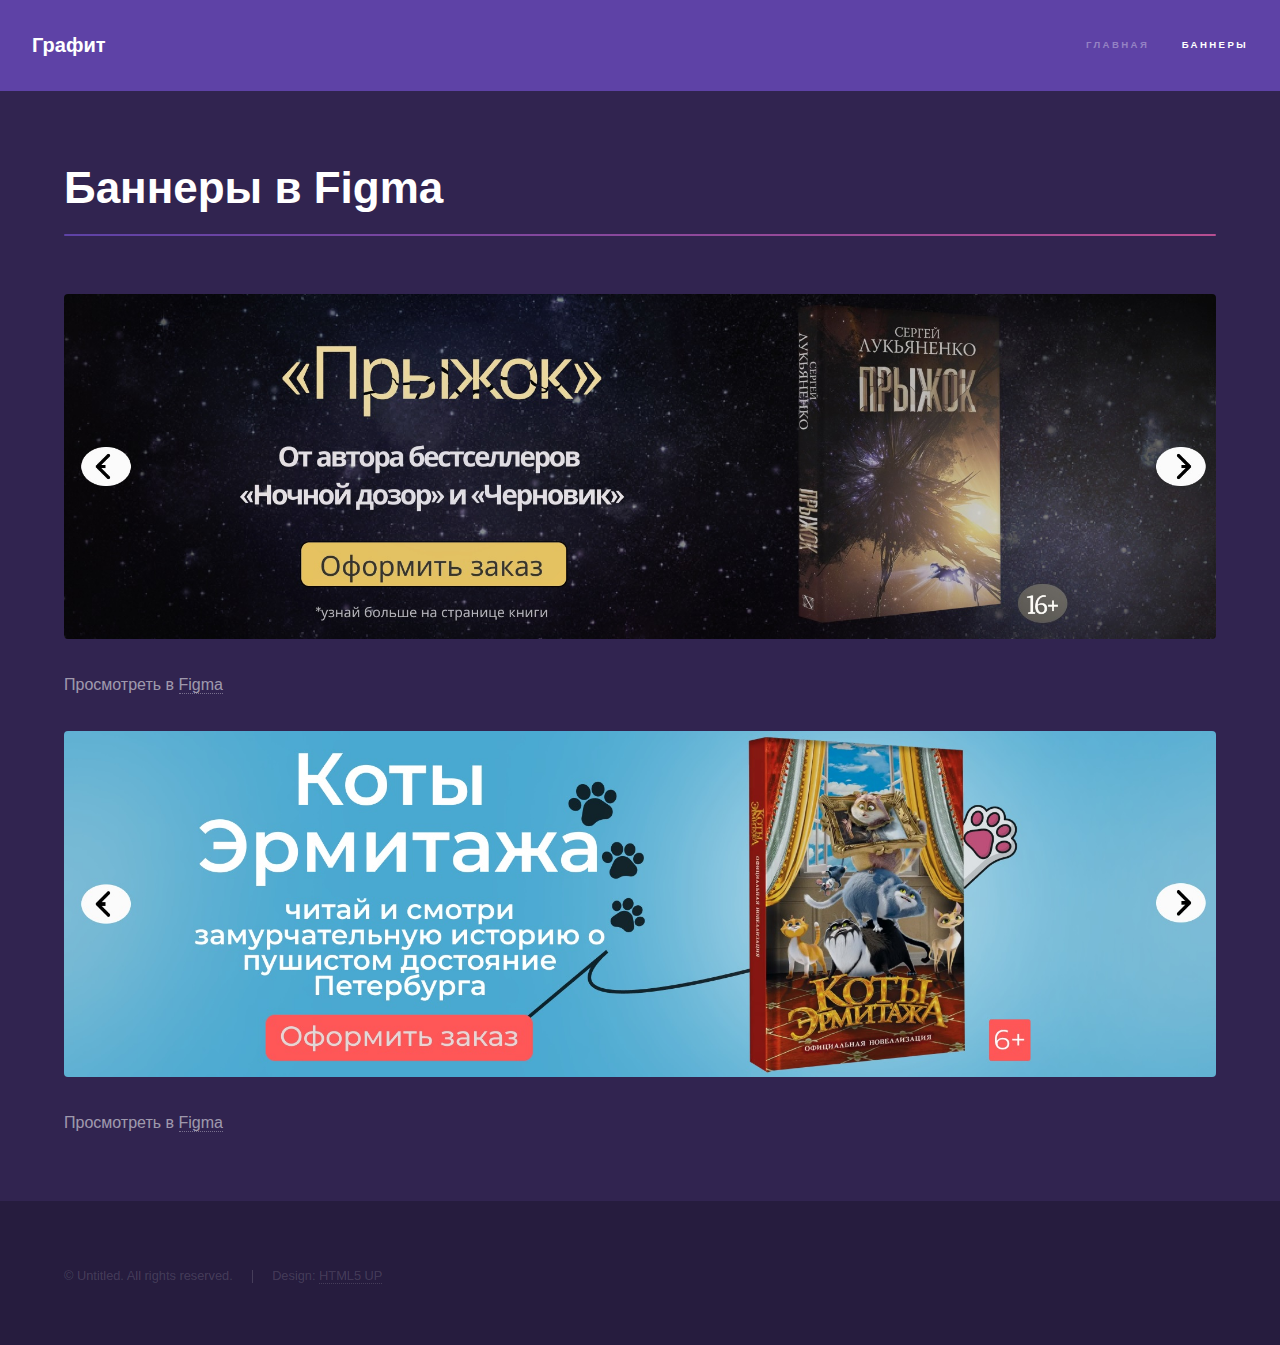
<file: generic.html>
<!DOCTYPE HTML>
<!--
	Hyperspace by HTML5 UP
	html5up.net | @ajlkn
	Free for personal and commercial use under the CCA 3.0 license (html5up.net/license)
-->
<html>
	<head>
		<title>Баннеры</title>
		<meta charset="utf-8" />
		<meta name="viewport" content="width=device-width, initial-scale=1, user-scalable=no" />
		<link rel="stylesheet" href="assets/css/main.css" />
		<noscript><link rel="stylesheet" href="assets/css/noscript.css" /></noscript>
	</head>
	<body class="is-preload">

		<!-- Header -->
			<header id="header">
				<a href="index.html" class="title">Графит</a>
				<nav>
					<ul>
						<li><a href="index.html">Главная</a></li>
						<li><a href="generic.html" class="active">Баннеры</a></li>
						<!-- <li><a href="elements.html">Elements</a></li> -->
					</ul>
				</nav>
			</header>

		<!-- Wrapper -->
			<div id="wrapper">

				<!-- Main -->
					<section id="main" class="wrapper">
						<div class="inner">
							<h1 class="major">Баннеры в Figma</h1>
							<span class="image fit"><img src="images/ban1.jpg" alt="" /></span>
							<p>Просмотреть в <a href="https://www.figma.com/file/0jcvzmjzEUpD7NIOT3NEgR/ban1?node-id=0%3A1&t=FGVt6NUuUnriqSUI-1">Figma</a></p>
							<span class="image fit"><img src="images/ban2.jpg" alt="" /></span>
							<p>Просмотреть в <a href="https://www.figma.com/file/ourP8DkCzUNGPWjy4n9gjh/ban2?node-id=1%3A2&t=FGVt6NUuUnriqSUI-1">Figma</a></p>
						</div>
					</section>

			</div>

		<!-- Footer -->
			<footer id="footer" class="wrapper alt">
				<div class="inner">
					<ul class="menu">
						<li>&copy; Untitled. All rights reserved.</li><li>Design: <a href="http://html5up.net">HTML5 UP</a></li>
					</ul>
				</div>
			</footer>

		<!-- Scripts -->
			<script src="assets/js/jquery.min.js"></script>
			<script src="assets/js/jquery.scrollex.min.js"></script>
			<script src="assets/js/jquery.scrolly.min.js"></script>
			<script src="assets/js/browser.min.js"></script>
			<script src="assets/js/breakpoints.min.js"></script>
			<script src="assets/js/util.js"></script>
			<script src="assets/js/main.js"></script>

	</body>
</html>
</file>
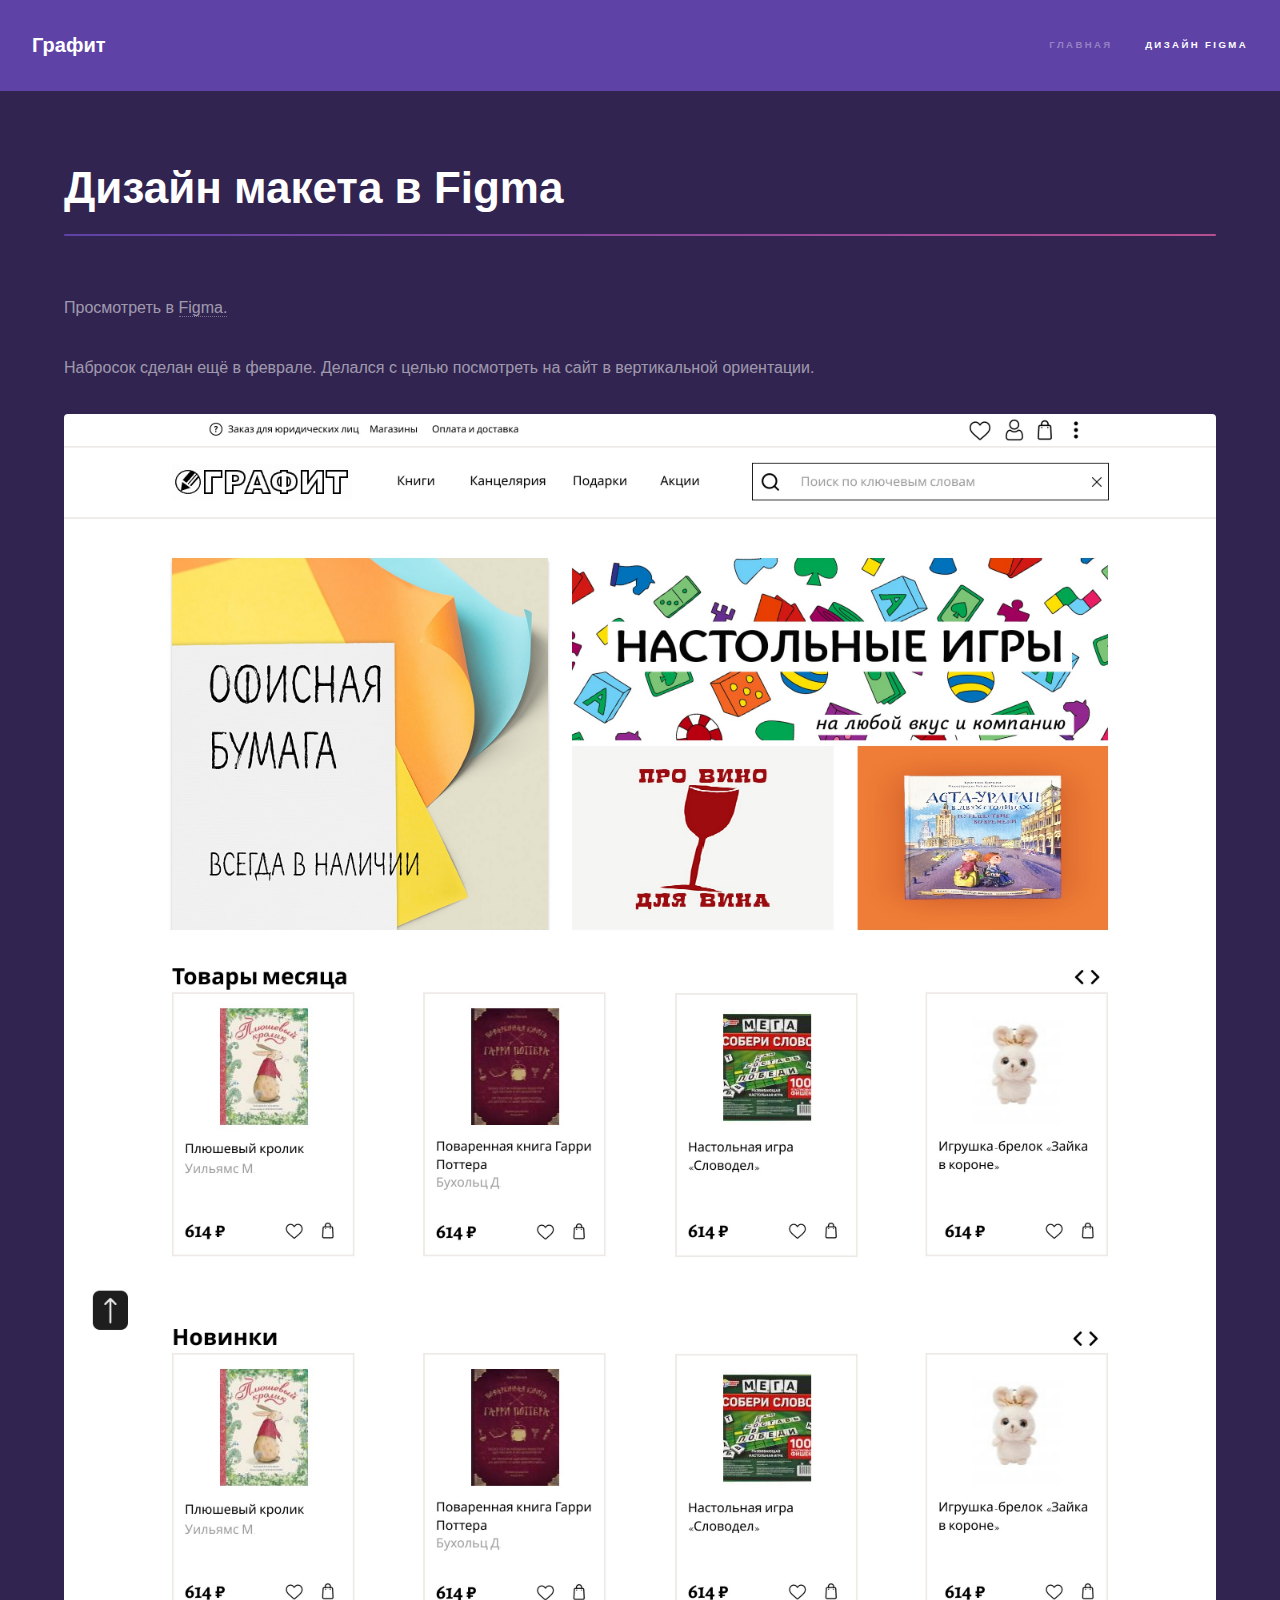
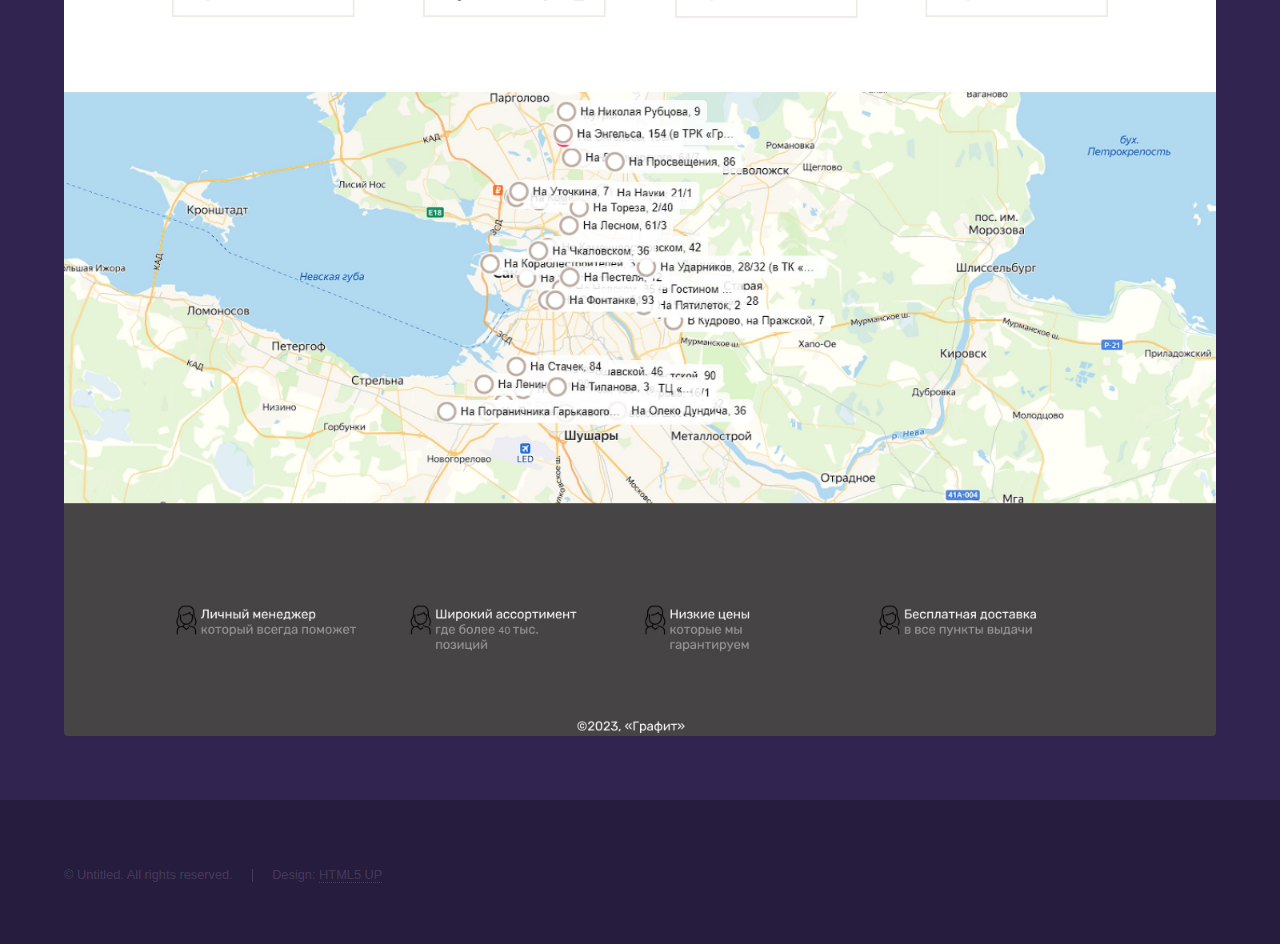
<file: generic2.html>
<!DOCTYPE HTML>
<!--
	Hyperspace by HTML5 UP
	html5up.net | @ajlkn
	Free for personal and commercial use under the CCA 3.0 license (html5up.net/license)
-->
<html>
	<head>
		<title>Дизайн в Figma</title>
		<meta charset="utf-8" />
		<meta name="viewport" content="width=device-width, initial-scale=1, user-scalable=no" />
		<link rel="stylesheet" href="assets/css/main.css" />
		<noscript><link rel="stylesheet" href="assets/css/noscript.css" /></noscript>
	</head>
	<body class="is-preload">

		<!-- Header -->
			<header id="header">
				<a href="index.html" class="title">Графит</a>
				<nav>
					<ul>
						<li><a href="index.html">Главная</a></li>
						<li><a href="generic2.html" class="active">Дизайн Figma</a></li>
						<!-- <li><a href="elements.html">Elements</a></li> -->
					</ul>
				</nav>
			</header>

		<!-- Wrapper -->
			<div id="wrapper">

				<!-- Main -->
					<section id="main" class="wrapper">
						<div class="inner">
							<h1 class="major">Дизайн макета в Figma</h1>
							<p>Просмотреть в <a href="https://www.figma.com/file/Zw7xwj9V61rGZJePQOf3Lh/Untitled?node-id=0%3A3&t=Ak0pLzkreTa3SGLJ-1">Figma.</a></p>
							<p>Набросок сделан ещё в феврале. Делался с целью посмотреть на сайт в вертикальной ориентации.</p>
							<span class="image fit"><img src="images/dis1.jpg" alt="" /></span>
					</section>

			</div>

		<!-- Footer -->
			<footer id="footer" class="wrapper alt">
				<div class="inner">
					<ul class="menu">
						<li>&copy; Untitled. All rights reserved.</li><li>Design: <a href="http://html5up.net">HTML5 UP</a></li>
					</ul>
				</div>
			</footer>

		<!-- Scripts -->
			<script src="assets/js/jquery.min.js"></script>
			<script src="assets/js/jquery.scrollex.min.js"></script>
			<script src="assets/js/jquery.scrolly.min.js"></script>
			<script src="assets/js/browser.min.js"></script>
			<script src="assets/js/breakpoints.min.js"></script>
			<script src="assets/js/util.js"></script>
			<script src="assets/js/main.js"></script>

	</body>
</html>
</file>
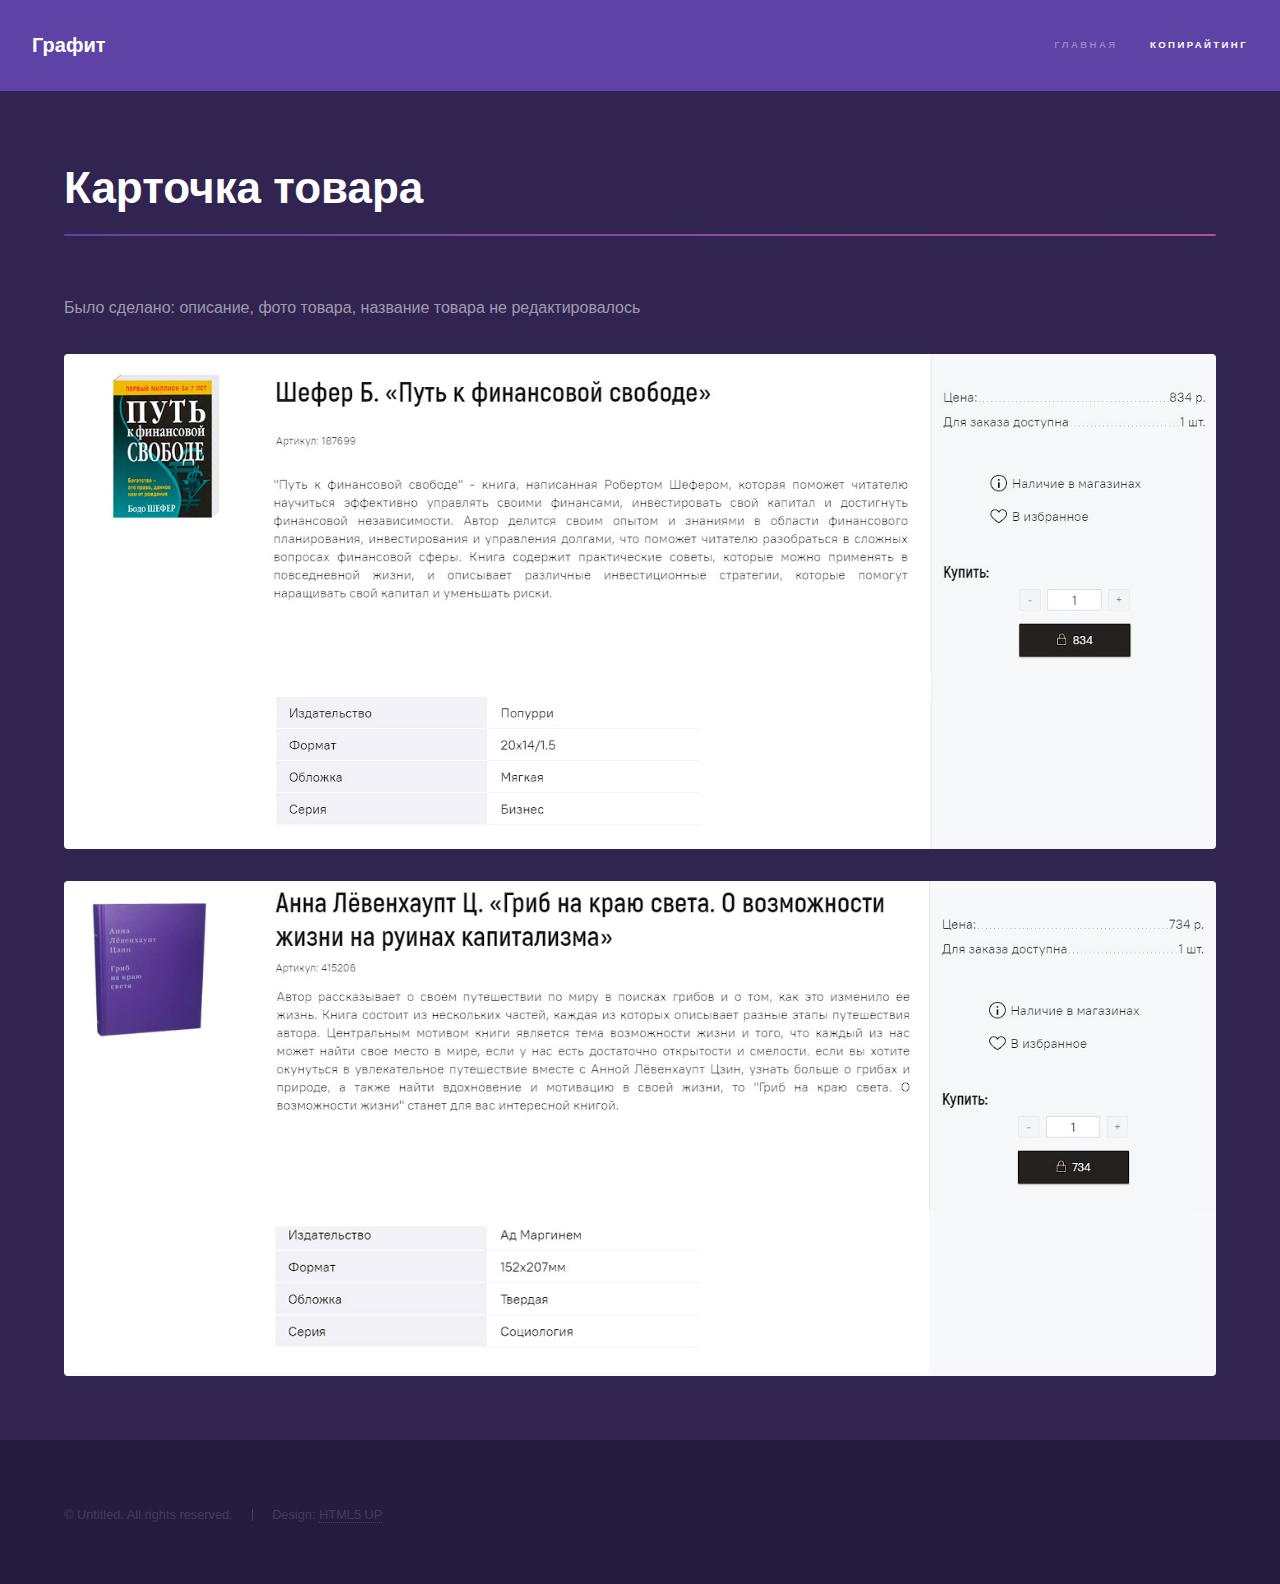
<file: generic3.html>
<!DOCTYPE HTML>
<!--
	Hyperspace by HTML5 UP
	html5up.net | @ajlkn
	Free for personal and commercial use under the CCA 3.0 license (html5up.net/license)
-->
<html>
	<head>
		<title>Копирайтинг</title>
		<meta charset="utf-8" />
		<meta name="viewport" content="width=device-width, initial-scale=1, user-scalable=no" />
		<link rel="stylesheet" href="assets/css/main.css" />
		<noscript><link rel="stylesheet" href="assets/css/noscript.css" /></noscript>
	</head>
	<body class="is-preload">

		<!-- Header -->
			<header id="header">
				<a href="index.html" class="title">Графит</a>
				<nav>
					<ul>
						<li><a href="index.html">Главная</a></li>
						<li><a href="generic2.html" class="active">Копирайтинг</a></li>
						<!-- <li><a href="elements.html">Elements</a></li> -->
					</ul>
				</nav>
			</header>

		<!-- Wrapper -->
			<div id="wrapper">

				<!-- Main -->
					<section id="main" class="wrapper">
						<div class="inner">
							<h1 class="major">Карточка товара</h1>
							<p>Было сделано: описание, фото товара, название товара не редактировалось</p>
							<span class="image fit"><img src="images/kop1.jpg" alt="" /></span>
							<span class="image fit"><img src="images/kop2.jpg" alt="" /></span>
					</section>

			</div>

		<!-- Footer -->
			<footer id="footer" class="wrapper alt">
				<div class="inner">
					<ul class="menu">
						<li>&copy; Untitled. All rights reserved.</li><li>Design: <a href="http://html5up.net">HTML5 UP</a></li>
					</ul>
				</div>
			</footer>

		<!-- Scripts -->
			<script src="assets/js/jquery.min.js"></script>
			<script src="assets/js/jquery.scrollex.min.js"></script>
			<script src="assets/js/jquery.scrolly.min.js"></script>
			<script src="assets/js/browser.min.js"></script>
			<script src="assets/js/breakpoints.min.js"></script>
			<script src="assets/js/util.js"></script>
			<script src="assets/js/main.js"></script>

	</body>
</html>
</file>
<file: assets/css/noscript.css>
/*
	Hyperspace by HTML5 UP
	html5up.net | @ajlkn
	Free for personal and commercial use under the CCA 3.0 license (html5up.net/license)
*/

/* Spotlights */

	.spotlights > section > .image:before {
		opacity: 0 !important;
	}

	.spotlights > section > .content > .inner {
		-moz-transform: none !important;
		-webkit-transform: none !important;
		-ms-transform: none !important;
		transform: none !important;
		opacity: 1 !important;
	}

/* Wrapper */

	.wrapper > .inner {
		opacity: 1 !important;
		-moz-transform: none !important;
		-webkit-transform: none !important;
		-ms-transform: none !important;
		transform: none !important;
	}

/* Sidebar */

	#sidebar > .inner {
		opacity: 1 !important;
	}

	#sidebar nav > ul > li {
		-moz-transform: none !important;
		-webkit-transform: none !important;
		-ms-transform: none !important;
		transform: none !important;
		opacity: 1 !important;
	}
</file>
<file: assets/css/main.css>
@import url(fontawesome-all.min.css);

/*
	Hyperspace by HTML5 UP
	html5up.net | @ajlkn
	Free for personal and commercial use under the CCA 3.0 license (html5up.net/license)
*/

html, body, div, span, applet, object,
iframe, h1, h2, h3, h4, h5, h6, p, blockquote,
pre, a, abbr, acronym, address, big, cite,
code, del, dfn, em, img, ins, kbd, q, s, samp,
small, strike, strong, sub, sup, tt, var, b,
u, i, center, dl, dt, dd, ol, ul, li, fieldset,
form, label, legend, table, caption, tbody,
tfoot, thead, tr, th, td, article, aside,
canvas, details, embed, figure, figcaption,
footer, header, hgroup, menu, nav, output, ruby,
section, summary, time, mark, audio, video {
	margin: 0;
	padding: 0;
	border: 0;
	font-size: 100%;
	font: inherit;
	vertical-align: baseline;}

article, aside, details, figcaption, figure,
footer, header, hgroup, menu, nav, section {
	display: block;}

body {
	line-height: 1;
}

ol, ul {
	list-style: none;
}

blockquote, q {
	quotes: none;
}

	blockquote:before, blockquote:after, q:before, q:after {
		content: '';
		content: none;
	}

table {
	border-collapse: collapse;
	border-spacing: 0;
}

body {
	-webkit-text-size-adjust: none;
}

mark {
	background-color: transparent;
	color: inherit;
}

input::-moz-focus-inner {
	border: 0;
	padding: 0;
}

input, select, textarea {
	-moz-appearance: none;
	-webkit-appearance: none;
	-ms-appearance: none;
	appearance: none;
}

/* Basic */

	@-ms-viewport {
		width: device-width;
	}

	body {
		-ms-overflow-style: scrollbar;
	}

	@media screen and (max-width: 480px) {

		html, body {
			min-width: 320px;
		}

	}

	html {
		box-sizing: border-box;
	}

	*, *:before, *:after {
		box-sizing: inherit;
	}

	body {
		background: #312450;
	}

		body.is-preload *, body.is-preload *:before, body.is-preload *:after {
			-moz-animation: none !important;
			-webkit-animation: none !important;
			-ms-animation: none !important;
			animation: none !important;
			-moz-transition: none !important;
			-webkit-transition: none !important;
			-ms-transition: none !important;
			transition: none !important;
		}

/* Type */

	body, input, select, textarea {
		color: rgba(255, 255, 255, 0.55);
		font-family: Arial, Helvetica, sans-serif;
		font-size: 16.5pt;
		font-weight: normal;
		line-height: 1.75;
	}

		@media screen and (max-width: 1680px) {

			body, input, select, textarea {
				font-size: 13pt;
			}

		}

		@media screen and (max-width: 1280px) {

			body, input, select, textarea {
				font-size: 12pt;
			}

		}

		@media screen and (max-width: 360px) {

			body, input, select, textarea {
				font-size: 11pt;
			}

		}

	a {
		-moz-transition: color 0.2s ease, border-bottom-color 0.2s ease;
		-webkit-transition: color 0.2s ease, border-bottom-color 0.2s ease;
		-ms-transition: color 0.2s ease, border-bottom-color 0.2s ease;
		transition: color 0.2s ease, border-bottom-color 0.2s ease;
		border-bottom: dotted 1px rgba(255, 255, 255, 0.35);
		color: inherit;
		text-decoration: none;
	}

		a:hover {
			border-bottom-color: transparent;
			color: #ffffff;
		}

	strong, b {
		color: #ffffff;
		font-weight: bold;
	}

	em, i {
		font-style: italic;
	}

	p {
		margin: 0 0 2em 0;
	}

	h1, h2, h3, h4, h5, h6 {
		color: #ffffff;
		font-weight: bold;
		line-height: 1.5;
		margin: 0 0 0.5em 0;
	}

		h1 a, h2 a, h3 a, h4 a, h5 a, h6 a {
			color: inherit;
			text-decoration: none;
		}

	h1 {
		font-size: 2.75em;
	}

		h1.major {
			margin: 0 0 1.3em 0;
			position: relative;
			padding-bottom: 0.35em;
		}

			h1.major:after {
				background-image: -moz-linear-gradient(to right, #5e42a6, #b74e91);
				background-image: -webkit-linear-gradient(to right, #5e42a6, #b74e91);
				background-image: -ms-linear-gradient(to right, #5e42a6, #b74e91);
				background-image: linear-gradient(to right, #5e42a6, #b74e91);
				-moz-transition: max-width 0.2s ease;
				-webkit-transition: max-width 0.2s ease;
				-ms-transition: max-width 0.2s ease;
				transition: max-width 0.2s ease;
				border-radius: 0.2em;
				bottom: 0;
				content: '';
				height: 0.05em;
				position: absolute;
				right: 0;
				width: 100%;
			}

	h2 {
		font-size: 1.75em;
	}

	h3 {
		font-size: 1.1em;
	}

	h4 {
		font-size: 1em;
	}

	h5 {
		font-size: 0.8em;
	}

	h6 {
		font-size: 0.6em;
	}

	@media screen and (max-width: 736px) {

		h1 {
			font-size: 2em;
		}

		h2 {
			font-size: 1.25em;
		}

		h3 {
			font-size: 1em;
		}

		h4 {
			font-size: 0.8em;
		}

		h5 {
			font-size: 0.6em;
		}

		h6 {
			font-size: 0.6em;
		}

	}

	sub {
		font-size: 0.8em;
		position: relative;
		top: 0.5em;
	}

	sup {
		font-size: 0.8em;
		position: relative;
		top: -0.5em;
	}

	blockquote {
		border-left: solid 4px rgba(255, 255, 255, 0.15);
		font-style: italic;
		margin: 0 0 2em 0;
		padding: 0.5em 0 0.5em 2em;
	}

	code {
		background: rgba(255, 255, 255, 0.05);
		border-radius: 0.25em;
		border: solid 1px rgba(255, 255, 255, 0.15);
		font-family: "Courier New", monospace;
		font-size: 0.9em;
		margin: 0 0.25em;
		padding: 0.25em 0.65em;
	}

	pre {
		-webkit-overflow-scrolling: touch;
		font-family: "Courier New", monospace;
		font-size: 0.9em;
		margin: 0 0 2em 0;
	}

		pre code {
			display: block;
			line-height: 1.75em;
			padding: 1em 1.5em;
			overflow-x: auto;
		}

	hr {
		border: 0;
		border-bottom: solid 1px rgba(255, 255, 255, 0.15);
		margin: 2em 0;
	}

		hr.major {
			margin: 3em 0;
		}

	.align-left {
		text-align: left;
	}

	.align-center {
		text-align: center;
	}

	.align-right {
		text-align: right;
	}

/* Row */

	.row {
		display: flex;
		flex-wrap: wrap;
		box-sizing: border-box;
		align-items: stretch;
	}

		.row > * {
			box-sizing: border-box;
		}

		.row.gtr-uniform > * > :last-child {
			margin-bottom: 0;
		}

		.row.aln-left {
			justify-content: flex-start;
		}

		.row.aln-center {
			justify-content: center;
		}

		.row.aln-right {
			justify-content: flex-end;
		}

		.row.aln-top {
			align-items: flex-start;
		}

		.row.aln-middle {
			align-items: center;
		}

		.row.aln-bottom {
			align-items: flex-end;
		}

		.row > .imp {
			order: -1;
		}

		.row > .col-1 {
			width: 8.33333%;
		}

		.row > .off-1 {
			margin-left: 8.33333%;
		}

		.row > .col-2 {
			width: 16.66667%;
		}

		.row > .off-2 {
			margin-left: 16.66667%;
		}

		.row > .col-3 {
			width: 25%;
		}

		.row > .off-3 {
			margin-left: 25%;
		}

		.row > .col-4 {
			width: 33.33333%;
		}

		.row > .off-4 {
			margin-left: 33.33333%;
		}

		.row > .col-5 {
			width: 41.66667%;
		}

		.row > .off-5 {
			margin-left: 41.66667%;
		}

		.row > .col-6 {
			width: 50%;
		}

		.row > .off-6 {
			margin-left: 50%;
		}

		.row > .col-7 {
			width: 58.33333%;
		}

		.row > .off-7 {
			margin-left: 58.33333%;
		}

		.row > .col-8 {
			width: 66.66667%;
		}

		.row > .off-8 {
			margin-left: 66.66667%;
		}

		.row > .col-9 {
			width: 75%;
		}

		.row > .off-9 {
			margin-left: 75%;
		}

		.row > .col-10 {
			width: 83.33333%;
		}

		.row > .off-10 {
			margin-left: 83.33333%;
		}

		.row > .col-11 {
			width: 91.66667%;
		}

		.row > .off-11 {
			margin-left: 91.66667%;
		}

		.row > .col-12 {
			width: 100%;
		}

		.row > .off-12 {
			margin-left: 100%;
		}

		.row.gtr-0 {
			margin-top: 0;
			margin-left: 0em;
		}

			.row.gtr-0 > * {
				padding: 0 0 0 0em;
			}

			.row.gtr-0.gtr-uniform {
				margin-top: 0em;
			}

				.row.gtr-0.gtr-uniform > * {
					padding-top: 0em;
				}

		.row.gtr-25 {
			margin-top: 0;
			margin-left: -0.375em;
		}

			.row.gtr-25 > * {
				padding: 0 0 0 0.375em;
			}

			.row.gtr-25.gtr-uniform {
				margin-top: -0.375em;
			}

				.row.gtr-25.gtr-uniform > * {
					padding-top: 0.375em;
				}

		.row.gtr-50 {
			margin-top: 0;
			margin-left: -0.75em;
		}

			.row.gtr-50 > * {
				padding: 0 0 0 0.75em;
			}

			.row.gtr-50.gtr-uniform {
				margin-top: -0.75em;
			}

				.row.gtr-50.gtr-uniform > * {
					padding-top: 0.75em;
				}

		.row {
			margin-top: 0;
			margin-left: -1.5em;
		}

			.row > * {
				padding: 0 0 0 1.5em;
			}

			.row.gtr-uniform {
				margin-top: -1.5em;
			}

				.row.gtr-uniform > * {
					padding-top: 1.5em;
				}

		.row.gtr-150 {
			margin-top: 0;
			margin-left: -2.25em;
		}

			.row.gtr-150 > * {
				padding: 0 0 0 2.25em;
			}

			.row.gtr-150.gtr-uniform {
				margin-top: -2.25em;
			}

				.row.gtr-150.gtr-uniform > * {
					padding-top: 2.25em;
				}

		.row.gtr-200 {
			margin-top: 0;
			margin-left: -3em;
		}

			.row.gtr-200 > * {
				padding: 0 0 0 3em;
			}

			.row.gtr-200.gtr-uniform {
				margin-top: -3em;
			}

				.row.gtr-200.gtr-uniform > * {
					padding-top: 3em;
				}

		@media screen and (max-width: 1680px) {

			.row {
				display: flex;
				flex-wrap: wrap;
				box-sizing: border-box;
				align-items: stretch;
			}

				.row > * {
					box-sizing: border-box;
				}

				.row.gtr-uniform > * > :last-child {
					margin-bottom: 0;
				}

				.row.aln-left {
					justify-content: flex-start;
				}

				.row.aln-center {
					justify-content: center;
				}

				.row.aln-right {
					justify-content: flex-end;
				}

				.row.aln-top {
					align-items: flex-start;
				}

				.row.aln-middle {
					align-items: center;
				}

				.row.aln-bottom {
					align-items: flex-end;
				}

				.row > .imp-xlarge {
					order: -1;
				}

				.row > .col-1-xlarge {
					width: 8.33333%;
				}

				.row > .off-1-xlarge {
					margin-left: 8.33333%;
				}

				.row > .col-2-xlarge {
					width: 16.66667%;
				}

				.row > .off-2-xlarge {
					margin-left: 16.66667%;
				}

				.row > .col-3-xlarge {
					width: 25%;
				}

				.row > .off-3-xlarge {
					margin-left: 25%;
				}

				.row > .col-4-xlarge {
					width: 33.33333%;
				}

				.row > .off-4-xlarge {
					margin-left: 33.33333%;
				}

				.row > .col-5-xlarge {
					width: 41.66667%;
				}

				.row > .off-5-xlarge {
					margin-left: 41.66667%;
				}

				.row > .col-6-xlarge {
					width: 50%;
				}

				.row > .off-6-xlarge {
					margin-left: 50%;
				}

				.row > .col-7-xlarge {
					width: 58.33333%;
				}

				.row > .off-7-xlarge {
					margin-left: 58.33333%;
				}

				.row > .col-8-xlarge {
					width: 66.66667%;
				}

				.row > .off-8-xlarge {
					margin-left: 66.66667%;
				}

				.row > .col-9-xlarge {
					width: 75%;
				}

				.row > .off-9-xlarge {
					margin-left: 75%;
				}

				.row > .col-10-xlarge {
					width: 83.33333%;
				}

				.row > .off-10-xlarge {
					margin-left: 83.33333%;
				}

				.row > .col-11-xlarge {
					width: 91.66667%;
				}

				.row > .off-11-xlarge {
					margin-left: 91.66667%;
				}

				.row > .col-12-xlarge {
					width: 100%;
				}

				.row > .off-12-xlarge {
					margin-left: 100%;
				}

				.row.gtr-0 {
					margin-top: 0;
					margin-left: 0em;
				}

					.row.gtr-0 > * {
						padding: 0 0 0 0em;
					}

					.row.gtr-0.gtr-uniform {
						margin-top: 0em;
					}

						.row.gtr-0.gtr-uniform > * {
							padding-top: 0em;
						}

				.row.gtr-25 {
					margin-top: 0;
					margin-left: -0.375em;
				}

					.row.gtr-25 > * {
						padding: 0 0 0 0.375em;
					}

					.row.gtr-25.gtr-uniform {
						margin-top: -0.375em;
					}

						.row.gtr-25.gtr-uniform > * {
							padding-top: 0.375em;
						}

				.row.gtr-50 {
					margin-top: 0;
					margin-left: -0.75em;
				}

					.row.gtr-50 > * {
						padding: 0 0 0 0.75em;
					}

					.row.gtr-50.gtr-uniform {
						margin-top: -0.75em;
					}

						.row.gtr-50.gtr-uniform > * {
							padding-top: 0.75em;
						}

				.row {
					margin-top: 0;
					margin-left: -1.5em;
				}

					.row > * {
						padding: 0 0 0 1.5em;
					}

					.row.gtr-uniform {
						margin-top: -1.5em;
					}

						.row.gtr-uniform > * {
							padding-top: 1.5em;
						}

				.row.gtr-150 {
					margin-top: 0;
					margin-left: -2.25em;
				}

					.row.gtr-150 > * {
						padding: 0 0 0 2.25em;
					}

					.row.gtr-150.gtr-uniform {
						margin-top: -2.25em;
					}

						.row.gtr-150.gtr-uniform > * {
							padding-top: 2.25em;
						}

				.row.gtr-200 {
					margin-top: 0;
					margin-left: -3em;
				}

					.row.gtr-200 > * {
						padding: 0 0 0 3em;
					}

					.row.gtr-200.gtr-uniform {
						margin-top: -3em;
					}

						.row.gtr-200.gtr-uniform > * {
							padding-top: 3em;
						}

		}

		@media screen and (max-width: 1280px) {

			.row {
				display: flex;
				flex-wrap: wrap;
				box-sizing: border-box;
				align-items: stretch;
			}

				.row > * {
					box-sizing: border-box;
				}

				.row.gtr-uniform > * > :last-child {
					margin-bottom: 0;
				}

				.row.aln-left {
					justify-content: flex-start;
				}

				.row.aln-center {
					justify-content: center;
				}

				.row.aln-right {
					justify-content: flex-end;
				}

				.row.aln-top {
					align-items: flex-start;
				}

				.row.aln-middle {
					align-items: center;
				}

				.row.aln-bottom {
					align-items: flex-end;
				}

				.row > .imp-large {
					order: -1;
				}

				.row > .col-1-large {
					width: 8.33333%;
				}

				.row > .off-1-large {
					margin-left: 8.33333%;
				}

				.row > .col-2-large {
					width: 16.66667%;
				}

				.row > .off-2-large {
					margin-left: 16.66667%;
				}

				.row > .col-3-large {
					width: 25%;
				}

				.row > .off-3-large {
					margin-left: 25%;
				}

				.row > .col-4-large {
					width: 33.33333%;
				}

				.row > .off-4-large {
					margin-left: 33.33333%;
				}

				.row > .col-5-large {
					width: 41.66667%;
				}

				.row > .off-5-large {
					margin-left: 41.66667%;
				}

				.row > .col-6-large {
					width: 50%;
				}

				.row > .off-6-large {
					margin-left: 50%;
				}

				.row > .col-7-large {
					width: 58.33333%;
				}

				.row > .off-7-large {
					margin-left: 58.33333%;
				}

				.row > .col-8-large {
					width: 66.66667%;
				}

				.row > .off-8-large {
					margin-left: 66.66667%;
				}

				.row > .col-9-large {
					width: 75%;
				}

				.row > .off-9-large {
					margin-left: 75%;
				}

				.row > .col-10-large {
					width: 83.33333%;
				}

				.row > .off-10-large {
					margin-left: 83.33333%;
				}

				.row > .col-11-large {
					width: 91.66667%;
				}

				.row > .off-11-large {
					margin-left: 91.66667%;
				}

				.row > .col-12-large {
					width: 100%;
				}

				.row > .off-12-large {
					margin-left: 100%;
				}

				.row.gtr-0 {
					margin-top: 0;
					margin-left: 0em;
				}

					.row.gtr-0 > * {
						padding: 0 0 0 0em;
					}

					.row.gtr-0.gtr-uniform {
						margin-top: 0em;
					}

						.row.gtr-0.gtr-uniform > * {
							padding-top: 0em;
						}

				.row.gtr-25 {
					margin-top: 0;
					margin-left: -0.375em;
				}

					.row.gtr-25 > * {
						padding: 0 0 0 0.375em;
					}

					.row.gtr-25.gtr-uniform {
						margin-top: -0.375em;
					}

						.row.gtr-25.gtr-uniform > * {
							padding-top: 0.375em;
						}

				.row.gtr-50 {
					margin-top: 0;
					margin-left: -0.75em;
				}

					.row.gtr-50 > * {
						padding: 0 0 0 0.75em;
					}

					.row.gtr-50.gtr-uniform {
						margin-top: -0.75em;
					}

						.row.gtr-50.gtr-uniform > * {
							padding-top: 0.75em;
						}

				.row {
					margin-top: 0;
					margin-left: -1.5em;
				}

					.row > * {
						padding: 0 0 0 1.5em;
					}

					.row.gtr-uniform {
						margin-top: -1.5em;
					}

						.row.gtr-uniform > * {
							padding-top: 1.5em;
						}

				.row.gtr-150 {
					margin-top: 0;
					margin-left: -2.25em;
				}

					.row.gtr-150 > * {
						padding: 0 0 0 2.25em;
					}

					.row.gtr-150.gtr-uniform {
						margin-top: -2.25em;
					}

						.row.gtr-150.gtr-uniform > * {
							padding-top: 2.25em;
						}

				.row.gtr-200 {
					margin-top: 0;
					margin-left: -3em;
				}

					.row.gtr-200 > * {
						padding: 0 0 0 3em;
					}

					.row.gtr-200.gtr-uniform {
						margin-top: -3em;
					}

						.row.gtr-200.gtr-uniform > * {
							padding-top: 3em;
						}

		}

		@media screen and (max-width: 980px) {

			.row {
				display: flex;
				flex-wrap: wrap;
				box-sizing: border-box;
				align-items: stretch;
			}

				.row > * {
					box-sizing: border-box;
				}

				.row.gtr-uniform > * > :last-child {
					margin-bottom: 0;
				}

				.row.aln-left {
					justify-content: flex-start;
				}

				.row.aln-center {
					justify-content: center;
				}

				.row.aln-right {
					justify-content: flex-end;
				}

				.row.aln-top {
					align-items: flex-start;
				}

				.row.aln-middle {
					align-items: center;
				}

				.row.aln-bottom {
					align-items: flex-end;
				}

				.row > .imp-medium {
					order: -1;
				}

				.row > .col-1-medium {
					width: 8.33333%;
				}

				.row > .off-1-medium {
					margin-left: 8.33333%;
				}

				.row > .col-2-medium {
					width: 16.66667%;
				}

				.row > .off-2-medium {
					margin-left: 16.66667%;
				}

				.row > .col-3-medium {
					width: 25%;
				}

				.row > .off-3-medium {
					margin-left: 25%;
				}

				.row > .col-4-medium {
					width: 33.33333%;
				}

				.row > .off-4-medium {
					margin-left: 33.33333%;
				}

				.row > .col-5-medium {
					width: 41.66667%;
				}

				.row > .off-5-medium {
					margin-left: 41.66667%;
				}

				.row > .col-6-medium {
					width: 50%;
				}

				.row > .off-6-medium {
					margin-left: 50%;
				}

				.row > .col-7-medium {
					width: 58.33333%;
				}

				.row > .off-7-medium {
					margin-left: 58.33333%;
				}

				.row > .col-8-medium {
					width: 66.66667%;
				}

				.row > .off-8-medium {
					margin-left: 66.66667%;
				}

				.row > .col-9-medium {
					width: 75%;
				}

				.row > .off-9-medium {
					margin-left: 75%;
				}

				.row > .col-10-medium {
					width: 83.33333%;
				}

				.row > .off-10-medium {
					margin-left: 83.33333%;
				}

				.row > .col-11-medium {
					width: 91.66667%;
				}

				.row > .off-11-medium {
					margin-left: 91.66667%;
				}

				.row > .col-12-medium {
					width: 100%;
				}

				.row > .off-12-medium {
					margin-left: 100%;
				}

				.row.gtr-0 {
					margin-top: 0;
					margin-left: 0em;
				}

					.row.gtr-0 > * {
						padding: 0 0 0 0em;
					}

					.row.gtr-0.gtr-uniform {
						margin-top: 0em;
					}

						.row.gtr-0.gtr-uniform > * {
							padding-top: 0em;
						}

				.row.gtr-25 {
					margin-top: 0;
					margin-left: -0.375em;
				}

					.row.gtr-25 > * {
						padding: 0 0 0 0.375em;
					}

					.row.gtr-25.gtr-uniform {
						margin-top: -0.375em;
					}

						.row.gtr-25.gtr-uniform > * {
							padding-top: 0.375em;
						}

				.row.gtr-50 {
					margin-top: 0;
					margin-left: -0.75em;
				}

					.row.gtr-50 > * {
						padding: 0 0 0 0.75em;
					}

					.row.gtr-50.gtr-uniform {
						margin-top: -0.75em;
					}

						.row.gtr-50.gtr-uniform > * {
							padding-top: 0.75em;
						}

				.row {
					margin-top: 0;
					margin-left: -1.5em;
				}

					.row > * {
						padding: 0 0 0 1.5em;
					}

					.row.gtr-uniform {
						margin-top: -1.5em;
					}

						.row.gtr-uniform > * {
							padding-top: 1.5em;
						}

				.row.gtr-150 {
					margin-top: 0;
					margin-left: -2.25em;
				}

					.row.gtr-150 > * {
						padding: 0 0 0 2.25em;
					}

					.row.gtr-150.gtr-uniform {
						margin-top: -2.25em;
					}

						.row.gtr-150.gtr-uniform > * {
							padding-top: 2.25em;
						}

				.row.gtr-200 {
					margin-top: 0;
					margin-left: -3em;
				}

					.row.gtr-200 > * {
						padding: 0 0 0 3em;
					}

					.row.gtr-200.gtr-uniform {
						margin-top: -3em;
					}

						.row.gtr-200.gtr-uniform > * {
							padding-top: 3em;
						}

		}

		@media screen and (max-width: 736px) {

			.row {
				display: flex;
				flex-wrap: wrap;
				box-sizing: border-box;
				align-items: stretch;
			}

				.row > * {
					box-sizing: border-box;
				}

				.row.gtr-uniform > * > :last-child {
					margin-bottom: 0;
				}

				.row.aln-left {
					justify-content: flex-start;
				}

				.row.aln-center {
					justify-content: center;
				}

				.row.aln-right {
					justify-content: flex-end;
				}

				.row.aln-top {
					align-items: flex-start;
				}

				.row.aln-middle {
					align-items: center;
				}

				.row.aln-bottom {
					align-items: flex-end;
				}

				.row > .imp-small {
					order: -1;
				}

				.row > .col-1-small {
					width: 8.33333%;
				}

				.row > .off-1-small {
					margin-left: 8.33333%;
				}

				.row > .col-2-small {
					width: 16.66667%;
				}

				.row > .off-2-small {
					margin-left: 16.66667%;
				}

				.row > .col-3-small {
					width: 25%;
				}

				.row > .off-3-small {
					margin-left: 25%;
				}

				.row > .col-4-small {
					width: 33.33333%;
				}

				.row > .off-4-small {
					margin-left: 33.33333%;
				}

				.row > .col-5-small {
					width: 41.66667%;
				}

				.row > .off-5-small {
					margin-left: 41.66667%;
				}

				.row > .col-6-small {
					width: 50%;
				}

				.row > .off-6-small {
					margin-left: 50%;
				}

				.row > .col-7-small {
					width: 58.33333%;
				}

				.row > .off-7-small {
					margin-left: 58.33333%;
				}

				.row > .col-8-small {
					width: 66.66667%;
				}

				.row > .off-8-small {
					margin-left: 66.66667%;
				}

				.row > .col-9-small {
					width: 75%;
				}

				.row > .off-9-small {
					margin-left: 75%;
				}

				.row > .col-10-small {
					width: 83.33333%;
				}

				.row > .off-10-small {
					margin-left: 83.33333%;
				}

				.row > .col-11-small {
					width: 91.66667%;
				}

				.row > .off-11-small {
					margin-left: 91.66667%;
				}

				.row > .col-12-small {
					width: 100%;
				}

				.row > .off-12-small {
					margin-left: 100%;
				}

				.row.gtr-0 {
					margin-top: 0;
					margin-left: 0em;
				}

					.row.gtr-0 > * {
						padding: 0 0 0 0em;
					}

					.row.gtr-0.gtr-uniform {
						margin-top: 0em;
					}

						.row.gtr-0.gtr-uniform > * {
							padding-top: 0em;
						}

				.row.gtr-25 {
					margin-top: 0;
					margin-left: -0.375em;
				}

					.row.gtr-25 > * {
						padding: 0 0 0 0.375em;
					}

					.row.gtr-25.gtr-uniform {
						margin-top: -0.375em;
					}

						.row.gtr-25.gtr-uniform > * {
							padding-top: 0.375em;
						}

				.row.gtr-50 {
					margin-top: 0;
					margin-left: -0.75em;
				}

					.row.gtr-50 > * {
						padding: 0 0 0 0.75em;
					}

					.row.gtr-50.gtr-uniform {
						margin-top: -0.75em;
					}

						.row.gtr-50.gtr-uniform > * {
							padding-top: 0.75em;
						}

				.row {
					margin-top: 0;
					margin-left: -1.5em;
				}

					.row > * {
						padding: 0 0 0 1.5em;
					}

					.row.gtr-uniform {
						margin-top: -1.5em;
					}

						.row.gtr-uniform > * {
							padding-top: 1.5em;
						}

				.row.gtr-150 {
					margin-top: 0;
					margin-left: -2.25em;
				}

					.row.gtr-150 > * {
						padding: 0 0 0 2.25em;
					}

					.row.gtr-150.gtr-uniform {
						margin-top: -2.25em;
					}

						.row.gtr-150.gtr-uniform > * {
							padding-top: 2.25em;
						}

				.row.gtr-200 {
					margin-top: 0;
					margin-left: -3em;
				}

					.row.gtr-200 > * {
						padding: 0 0 0 3em;
					}

					.row.gtr-200.gtr-uniform {
						margin-top: -3em;
					}

						.row.gtr-200.gtr-uniform > * {
							padding-top: 3em;
						}

		}

		@media screen and (max-width: 480px) {

			.row {
				display: flex;
				flex-wrap: wrap;
				box-sizing: border-box;
				align-items: stretch;
			}

				.row > * {
					box-sizing: border-box;
				}

				.row.gtr-uniform > * > :last-child {
					margin-bottom: 0;
				}

				.row.aln-left {
					justify-content: flex-start;
				}

				.row.aln-center {
					justify-content: center;
				}

				.row.aln-right {
					justify-content: flex-end;
				}

				.row.aln-top {
					align-items: flex-start;
				}

				.row.aln-middle {
					align-items: center;
				}

				.row.aln-bottom {
					align-items: flex-end;
				}

				.row > .imp-xsmall {
					order: -1;
				}

				.row > .col-1-xsmall {
					width: 8.33333%;
				}

				.row > .off-1-xsmall {
					margin-left: 8.33333%;
				}

				.row > .col-2-xsmall {
					width: 16.66667%;
				}

				.row > .off-2-xsmall {
					margin-left: 16.66667%;
				}

				.row > .col-3-xsmall {
					width: 25%;
				}

				.row > .off-3-xsmall {
					margin-left: 25%;
				}

				.row > .col-4-xsmall {
					width: 33.33333%;
				}

				.row > .off-4-xsmall {
					margin-left: 33.33333%;
				}

				.row > .col-5-xsmall {
					width: 41.66667%;
				}

				.row > .off-5-xsmall {
					margin-left: 41.66667%;
				}

				.row > .col-6-xsmall {
					width: 50%;
				}

				.row > .off-6-xsmall {
					margin-left: 50%;
				}

				.row > .col-7-xsmall {
					width: 58.33333%;
				}

				.row > .off-7-xsmall {
					margin-left: 58.33333%;
				}

				.row > .col-8-xsmall {
					width: 66.66667%;
				}

				.row > .off-8-xsmall {
					margin-left: 66.66667%;
				}

				.row > .col-9-xsmall {
					width: 75%;
				}

				.row > .off-9-xsmall {
					margin-left: 75%;
				}

				.row > .col-10-xsmall {
					width: 83.33333%;
				}

				.row > .off-10-xsmall {
					margin-left: 83.33333%;
				}

				.row > .col-11-xsmall {
					width: 91.66667%;
				}

				.row > .off-11-xsmall {
					margin-left: 91.66667%;
				}

				.row > .col-12-xsmall {
					width: 100%;
				}

				.row > .off-12-xsmall {
					margin-left: 100%;
				}

				.row.gtr-0 {
					margin-top: 0;
					margin-left: 0em;
				}

					.row.gtr-0 > * {
						padding: 0 0 0 0em;
					}

					.row.gtr-0.gtr-uniform {
						margin-top: 0em;
					}

						.row.gtr-0.gtr-uniform > * {
							padding-top: 0em;
						}

				.row.gtr-25 {
					margin-top: 0;
					margin-left: -0.375em;
				}

					.row.gtr-25 > * {
						padding: 0 0 0 0.375em;
					}

					.row.gtr-25.gtr-uniform {
						margin-top: -0.375em;
					}

						.row.gtr-25.gtr-uniform > * {
							padding-top: 0.375em;
						}

				.row.gtr-50 {
					margin-top: 0;
					margin-left: -0.75em;
				}

					.row.gtr-50 > * {
						padding: 0 0 0 0.75em;
					}

					.row.gtr-50.gtr-uniform {
						margin-top: -0.75em;
					}

						.row.gtr-50.gtr-uniform > * {
							padding-top: 0.75em;
						}

				.row {
					margin-top: 0;
					margin-left: -1.5em;
				}

					.row > * {
						padding: 0 0 0 1.5em;
					}

					.row.gtr-uniform {
						margin-top: -1.5em;
					}

						.row.gtr-uniform > * {
							padding-top: 1.5em;
						}

				.row.gtr-150 {
					margin-top: 0;
					margin-left: -2.25em;
				}

					.row.gtr-150 > * {
						padding: 0 0 0 2.25em;
					}

					.row.gtr-150.gtr-uniform {
						margin-top: -2.25em;
					}

						.row.gtr-150.gtr-uniform > * {
							padding-top: 2.25em;
						}

				.row.gtr-200 {
					margin-top: 0;
					margin-left: -3em;
				}

					.row.gtr-200 > * {
						padding: 0 0 0 3em;
					}

					.row.gtr-200.gtr-uniform {
						margin-top: -3em;
					}

						.row.gtr-200.gtr-uniform > * {
							padding-top: 3em;
						}

		}

/* Box */

	.box {
		border-radius: 0.25em;
		border: solid 1px rgba(255, 255, 255, 0.15);
		margin-bottom: 2em;
		padding: 1.5em;
	}

		.box > :last-child,
		.box > :last-child > :last-child,
		.box > :last-child > :last-child > :last-child {
			margin-bottom: 0;
		}

		.box.alt {
			border: 0;
			border-radius: 0;
			padding: 0;
		}

/* Button */

	input[type="submit"],
	input[type="reset"],
	input[type="button"],
	button,
	.button {
		-moz-appearance: none;
		-webkit-appearance: none;
		-ms-appearance: none;
		appearance: none;
		-moz-transition: border-color 0.2s ease;
		-webkit-transition: border-color 0.2s ease;
		-ms-transition: border-color 0.2s ease;
		transition: border-color 0.2s ease;
		background-color: transparent;
		border: solid 1px !important;
		border-color: rgba(255, 255, 255, 0.15) !important;
		border-radius: 3em;
		color: #ffffff !important;
		cursor: pointer;
		display: inline-block;
		font-size: 0.6em;
		font-weight: bold;
		height: calc(4.75em + 2px);
		letter-spacing: 0.25em;
		line-height: 4.75em;
		outline: 0;
		padding: 0 3.75em;
		position: relative;
		text-align: center;
		text-decoration: none;
		text-transform: uppercase;
		white-space: nowrap;
	}

		input[type="submit"]:after,
		input[type="reset"]:after,
		input[type="button"]:after,
		button:after,
		.button:after {
			-moz-transform: scale(0.25);
			-webkit-transform: scale(0.25);
			-ms-transform: scale(0.25);
			transform: scale(0.25);
			pointer-events: none;
			-moz-transition: opacity 0.2s ease, -moz-transform 0.2s ease;
			-webkit-transition: opacity 0.2s ease, -webkit-transform 0.2s ease;
			-ms-transition: opacity 0.2s ease, -ms-transform 0.2s ease;
			transition: opacity 0.2s ease, transform 0.2s ease;
			background: #ffffff;
			border-radius: 3em;
			content: '';
			height: 100%;
			left: 0;
			opacity: 0;
			position: absolute;
			top: 0;
			width: 100%;
		}

		input[type="submit"].icon:before,
		input[type="reset"].icon:before,
		input[type="button"].icon:before,
		button.icon:before,
		.button.icon:before {
			margin-right: 0.75em;
		}

		input[type="submit"].fit,
		input[type="reset"].fit,
		input[type="button"].fit,
		button.fit,
		.button.fit {
			width: 100%;
		}

		input[type="submit"].small,
		input[type="reset"].small,
		input[type="button"].small,
		button.small,
		.button.small {
			font-size: 0.4em;
		}

		input[type="submit"].large,
		input[type="reset"].large,
		input[type="button"].large,
		button.large,
		.button.large {
			font-size: 0.8em;
		}

		input[type="submit"].primary,
		input[type="reset"].primary,
		input[type="button"].primary,
		button.primary,
		.button.primary {
			background-color: #ffffff;
			color: #312450 !important;
		}

			input[type="submit"].primary:after,
			input[type="reset"].primary:after,
			input[type="button"].primary:after,
			button.primary:after,
			.button.primary:after {
				display: none;
			}

		input[type="submit"].disabled, input[type="submit"]:disabled,
		input[type="reset"].disabled,
		input[type="reset"]:disabled,
		input[type="button"].disabled,
		input[type="button"]:disabled,
		button.disabled,
		button:disabled,
		.button.disabled,
		.button:disabled {
			cursor: default;
			opacity: 0.5;
			pointer-events: none;
		}

		input[type="submit"]:hover,
		input[type="reset"]:hover,
		input[type="button"]:hover,
		button:hover,
		.button:hover {
			border-color: rgba(255, 255, 255, 0.55) !important;
		}

			input[type="submit"]:hover:after,
			input[type="reset"]:hover:after,
			input[type="button"]:hover:after,
			button:hover:after,
			.button:hover:after {
				opacity: 0.05;
				-moz-transform: scale(1);
				-webkit-transform: scale(1);
				-ms-transform: scale(1);
				transform: scale(1);
			}

			input[type="submit"]:hover:active,
			input[type="reset"]:hover:active,
			input[type="button"]:hover:active,
			button:hover:active,
			.button:hover:active {
				border-color: #ffffff !important;
			}

				input[type="submit"]:hover:active:after,
				input[type="reset"]:hover:active:after,
				input[type="button"]:hover:active:after,
				button:hover:active:after,
				.button:hover:active:after {
					opacity: 0.1;
				}

/* Features */

	.features {
		display: -moz-flex;
		display: -webkit-flex;
		display: -ms-flex;
		display: flex;
		-moz-flex-wrap: wrap;
		-webkit-flex-wrap: wrap;
		-ms-flex-wrap: wrap;
		flex-wrap: wrap;
		border-radius: 0.25em;
		border: solid 1px rgba(255, 255, 255, 0.15);
		background: rgba(255, 255, 255, 0.05);
		margin: 0 0 2em 0;
	}

		.features section {
			padding: 3.5em 3em 1em 7em ;
			width: 50%;
			border-top: solid 1px rgba(255, 255, 255, 0.15);
			position: relative;
		}

			.features section:nth-child(-n + 2) {
				border-top-width: 0;
			}

			.features section:nth-child(2n) {
				border-left: solid 1px rgba(255, 255, 255, 0.15);
			}

			.features section .icon {
				-moz-transition: opacity 0.5s ease, -moz-transform 0.5s ease;
				-webkit-transition: opacity 0.5s ease, -webkit-transform 0.5s ease;
				-ms-transition: opacity 0.5s ease, -ms-transform 0.5s ease;
				transition: opacity 0.5s ease, transform 0.5s ease;
				-moz-transition-delay: 1s;
				-webkit-transition-delay: 1s;
				-ms-transition-delay: 1s;
				transition-delay: 1s;
				-moz-transform: scale(1);
				-webkit-transform: scale(1);
				-ms-transform: scale(1);
				transform: scale(1);
				position: absolute;
				left: 3em;
				top: 3em;
				opacity: 1;
			}

			.features section:nth-child(1) .icon {
				-moz-transition-delay: 0.15s;
				-webkit-transition-delay: 0.15s;
				-ms-transition-delay: 0.15s;
				transition-delay: 0.15s;
			}

			.features section:nth-child(2) .icon {
				-moz-transition-delay: 0.3s;
				-webkit-transition-delay: 0.3s;
				-ms-transition-delay: 0.3s;
				transition-delay: 0.3s;
			}

			.features section:nth-child(3) .icon {
				-moz-transition-delay: 0.45s;
				-webkit-transition-delay: 0.45s;
				-ms-transition-delay: 0.45s;
				transition-delay: 0.45s;
			}

			.features section:nth-child(4) .icon {
				-moz-transition-delay: 0.6s;
				-webkit-transition-delay: 0.6s;
				-ms-transition-delay: 0.6s;
				transition-delay: 0.6s;
			}

			.features section:nth-child(5) .icon {
				-moz-transition-delay: 0.75s;
				-webkit-transition-delay: 0.75s;
				-ms-transition-delay: 0.75s;
				transition-delay: 0.75s;
			}

			.features section:nth-child(6) .icon {
				-moz-transition-delay: 0.9s;
				-webkit-transition-delay: 0.9s;
				-ms-transition-delay: 0.9s;
				transition-delay: 0.9s;
			}

			.features section:nth-child(7) .icon {
				-moz-transition-delay: 1.05s;
				-webkit-transition-delay: 1.05s;
				-ms-transition-delay: 1.05s;
				transition-delay: 1.05s;
			}

			.features section:nth-child(8) .icon {
				-moz-transition-delay: 1.2s;
				-webkit-transition-delay: 1.2s;
				-ms-transition-delay: 1.2s;
				transition-delay: 1.2s;
			}

			.features section:nth-child(9) .icon {
				-moz-transition-delay: 1.35s;
				-webkit-transition-delay: 1.35s;
				-ms-transition-delay: 1.35s;
				transition-delay: 1.35s;
			}

			.features section:nth-child(10) .icon {
				-moz-transition-delay: 1.5s;
				-webkit-transition-delay: 1.5s;
				-ms-transition-delay: 1.5s;
				transition-delay: 1.5s;
			}

			.features section:nth-child(11) .icon {
				-moz-transition-delay: 1.65s;
				-webkit-transition-delay: 1.65s;
				-ms-transition-delay: 1.65s;
				transition-delay: 1.65s;
			}

			.features section:nth-child(12) .icon {
				-moz-transition-delay: 1.8s;
				-webkit-transition-delay: 1.8s;
				-ms-transition-delay: 1.8s;
				transition-delay: 1.8s;
			}

			.features section:nth-child(13) .icon {
				-moz-transition-delay: 1.95s;
				-webkit-transition-delay: 1.95s;
				-ms-transition-delay: 1.95s;
				transition-delay: 1.95s;
			}

			.features section:nth-child(14) .icon {
				-moz-transition-delay: 2.1s;
				-webkit-transition-delay: 2.1s;
				-ms-transition-delay: 2.1s;
				transition-delay: 2.1s;
			}

			.features section:nth-child(15) .icon {
				-moz-transition-delay: 2.25s;
				-webkit-transition-delay: 2.25s;
				-ms-transition-delay: 2.25s;
				transition-delay: 2.25s;
			}

			.features section:nth-child(16) .icon {
				-moz-transition-delay: 2.4s;
				-webkit-transition-delay: 2.4s;
				-ms-transition-delay: 2.4s;
				transition-delay: 2.4s;
			}

			.features section:nth-child(17) .icon {
				-moz-transition-delay: 2.55s;
				-webkit-transition-delay: 2.55s;
				-ms-transition-delay: 2.55s;
				transition-delay: 2.55s;
			}

			.features section:nth-child(18) .icon {
				-moz-transition-delay: 2.7s;
				-webkit-transition-delay: 2.7s;
				-ms-transition-delay: 2.7s;
				transition-delay: 2.7s;
			}

			.features section:nth-child(19) .icon {
				-moz-transition-delay: 2.85s;
				-webkit-transition-delay: 2.85s;
				-ms-transition-delay: 2.85s;
				transition-delay: 2.85s;
			}

			.features section:nth-child(20) .icon {
				-moz-transition-delay: 3s;
				-webkit-transition-delay: 3s;
				-ms-transition-delay: 3s;
				transition-delay: 3s;
			}

		.features.inactive section .icon {
			-moz-transform: scale(0.5);
			-webkit-transform: scale(0.5);
			-ms-transform: scale(0.5);
			transform: scale(0.5);
			opacity: 0;
		}

		@media screen and (max-width: 980px) {

			.features {
				display: block;
			}

				.features section {
					border-top-width: 1px !important;
					border-left-width: 0 !important;
					width: 100%;
				}

					.features section:first-child {
						border-top-width: 0 !important;
					}

		}

		@media screen and (max-width: 736px) {

			.features section {
				padding: 2.5em 1.5em 0.1em 5.5em ;
			}

				.features section .icon {
					left: 1.5em;
					top: 2em;
				}

		}

		@media screen and (max-width: 480px) {

			.features section {
				padding: 2em 1.5em 0.1em 1.5em ;
			}

				.features section .icon {
					left: 0;
					position: relative;
					top: 0;
				}

		}

/* Form */

	form {
		margin: 0 0 2em 0;
	}

		form > :last-child {
			margin-bottom: 0;
		}

		form > .fields {
			display: -moz-flex;
			display: -webkit-flex;
			display: -ms-flex;
			display: flex;
			-moz-flex-wrap: wrap;
			-webkit-flex-wrap: wrap;
			-ms-flex-wrap: wrap;
			flex-wrap: wrap;
			width: calc(100% + 3em);
			margin: -1.5em 0 2em -1.5em;
		}

			form > .fields > .field {
				-moz-flex-grow: 0;
				-webkit-flex-grow: 0;
				-ms-flex-grow: 0;
				flex-grow: 0;
				-moz-flex-shrink: 0;
				-webkit-flex-shrink: 0;
				-ms-flex-shrink: 0;
				flex-shrink: 0;
				padding: 1.5em 0 0 1.5em;
				width: calc(100% - 1.5em);
			}

				form > .fields > .field.half {
					width: calc(50% - 0.75em);
				}

				form > .fields > .field.third {
					width: calc(100%/3 - 0.5em);
				}

				form > .fields > .field.quarter {
					width: calc(25% - 0.375em);
				}

		@media screen and (max-width: 480px) {

			form > .fields {
				width: calc(100% + 3em);
				margin: -1.5em 0 2em -1.5em;
			}

				form > .fields > .field {
					padding: 1.5em 0 0 1.5em;
					width: calc(100% - 1.5em);
				}

					form > .fields > .field.half {
						width: calc(100% - 1.5em);
					}

					form > .fields > .field.third {
						width: calc(100% - 1.5em);
					}

					form > .fields > .field.quarter {
						width: calc(100% - 1.5em);
					}

		}

	label {
		color: #ffffff;
		font-weight: bold;
		line-height: 1.5;
		margin: 0 0 0.7em 0;
		display: block;
		font-size: 1.1em;
	}

	input[type="text"],
	input[type="password"],
	input[type="email"],
	input[type="tel"],
	select,
	textarea {
		-moz-appearance: none;
		-webkit-appearance: none;
		-ms-appearance: none;
		appearance: none;
		background: rgba(255, 255, 255, 0.05);
		border-radius: 0.25em;
		border: none;
		border: solid 1px rgba(255, 255, 255, 0.15);
		color: inherit;
		display: block;
		outline: 0;
		padding: 0 1em;
		text-decoration: none;
		width: 100%;
	}

		input[type="text"]:invalid,
		input[type="password"]:invalid,
		input[type="email"]:invalid,
		input[type="tel"]:invalid,
		select:invalid,
		textarea:invalid {
			box-shadow: none;
		}

		input[type="text"]:focus,
		input[type="password"]:focus,
		input[type="email"]:focus,
		input[type="tel"]:focus,
		select:focus,
		textarea:focus {
			border-color: #ffffff;
			box-shadow: 0 0 0 1px #ffffff;
		}

	select {
		background-image: url("data:image/svg+xml;charset=utf8,%3Csvg xmlns='http://www.w3.org/2000/svg' width='40' height='40' preserveAspectRatio='none' viewBox='0 0 40 40'%3E%3Cpath d='M9.4,12.3l10.4,10.4l10.4-10.4c0.2-0.2,0.5-0.4,0.9-0.4c0.3,0,0.6,0.1,0.9,0.4l3.3,3.3c0.2,0.2,0.4,0.5,0.4,0.9 c0,0.4-0.1,0.6-0.4,0.9L20.7,31.9c-0.2,0.2-0.5,0.4-0.9,0.4c-0.3,0-0.6-0.1-0.9-0.4L4.3,17.3c-0.2-0.2-0.4-0.5-0.4-0.9 c0-0.4,0.1-0.6,0.4-0.9l3.3-3.3c0.2-0.2,0.5-0.4,0.9-0.4S9.1,12.1,9.4,12.3z' fill='rgba(255, 255, 255, 0.15)' /%3E%3C/svg%3E");
		background-size: 1.25rem;
		background-repeat: no-repeat;
		background-position: calc(100% - 1rem) center;
		height: 2.75em;
		padding-right: 2.75em;
		text-overflow: ellipsis;
	}

		select option {
			color: #ffffff;
			background: #312450;
		}

		select:focus::-ms-value {
			background-color: transparent;
		}

		select::-ms-expand {
			display: none;
		}

	input[type="text"],
	input[type="password"],
	input[type="email"],
	select {
		height: 2.75em;
	}

	textarea {
		padding: 0.75em 1em;
	}

		body.is-ie textarea {
			min-height: 10em;
		}

	input[type="checkbox"],
	input[type="radio"] {
		-moz-appearance: none;
		-webkit-appearance: none;
		-ms-appearance: none;
		appearance: none;
		display: block;
		float: left;
		margin-right: -2em;
		opacity: 0;
		width: 1em;
		z-index: -1;
	}

		input[type="checkbox"] + label,
		input[type="radio"] + label {
			text-decoration: none;
			color: rgba(255, 255, 255, 0.55);
			cursor: pointer;
			display: inline-block;
			font-size: 1em;
			font-weight: normal;
			padding-left: 2.4em;
			padding-right: 0.75em;
			position: relative;
		}

			input[type="checkbox"] + label:before,
			input[type="radio"] + label:before {
				-moz-osx-font-smoothing: grayscale;
				-webkit-font-smoothing: antialiased;
				display: inline-block;
				font-style: normal;
				font-variant: normal;
				text-rendering: auto;
				line-height: 1;
				text-transform: none !important;
				font-family: 'Font Awesome 5 Free';
				font-weight: 900;
			}

			input[type="checkbox"] + label:before,
			input[type="radio"] + label:before {
				background: rgba(255, 255, 255, 0.05);
				border-radius: 0.25em;
				border: solid 1px rgba(255, 255, 255, 0.15);
				content: '';
				display: inline-block;
				font-size: 0.8em;
				height: 2.0625em;
				left: 0;
				line-height: 2.0625em;
				position: absolute;
				text-align: center;
				top: 0;
				width: 2.0625em;
			}

		input[type="checkbox"]:checked + label:before,
		input[type="radio"]:checked + label:before {
			background: #ffffff;
			border-color: #ffffff;
			color: #b74e91;
			content: '\f00c';
		}

		input[type="checkbox"]:focus + label:before,
		input[type="radio"]:focus + label:before {
			border-color: #ffffff;
			box-shadow: 0 0 0 1px #ffffff;
		}

	input[type="checkbox"] + label:before {
		border-radius: 0.25em;
	}

	input[type="radio"] + label:before {
		border-radius: 100%;
	}

	::-webkit-input-placeholder {
		color: rgba(255, 255, 255, 0.35) !important;
		opacity: 1.0;
	}

	:-moz-placeholder {
		color: rgba(255, 255, 255, 0.35) !important;
		opacity: 1.0;
	}

	::-moz-placeholder {
		color: rgba(255, 255, 255, 0.35) !important;
		opacity: 1.0;
	}

	:-ms-input-placeholder {
		color: rgba(255, 255, 255, 0.35) !important;
		opacity: 1.0;
	}

/* Icon */

	.icon {
		text-decoration: none;
		border-bottom: none;
		position: relative;
	}

		.icon:before {
			-moz-osx-font-smoothing: grayscale;
			-webkit-font-smoothing: antialiased;
			display: inline-block;
			font-style: normal;
			font-variant: normal;
			text-rendering: auto;
			line-height: 1;
			text-transform: none !important;
			font-family: 'Font Awesome 5 Free';
			font-weight: 400;
		}

		.icon > .label {
			display: none;
		}

		.icon:before {
			line-height: inherit;
		}

		.icon.solid:before {
			font-weight: 900;
		}

		.icon.brands:before {
			font-family: 'Font Awesome 5 Brands';
		}

		.icon.major {
			width: 2.5em;
			height: 2.5em;
			display: block;
			background: #ffffff;
			border-radius: 100%;
			color: #312450;
			text-align: center;
			line-height: 2.5em;
			margin: 0 0 1.3em 0;
		}

			.icon.major:before {
				font-size: 1.25em;
			}

				.wrapper.style1 .icon.major:before {
					color: #5e42a6;
				}

				.wrapper.style1-alt .icon.major:before {
					color: #493382;
				}

				.wrapper.style2 .icon.major:before {
					color: #5052b5;
				}

				.wrapper.style2-alt .icon.major:before {
					color: #3e4094;
				}

				.wrapper.style3 .icon.major:before {
					color: #b74e91;
				}

				.wrapper.style3-alt .icon.major:before {
					color: #953d75;
				}

/* Image */

	.image {
		border-radius: 0.25em;
		border: 0;
		display: inline-block;
		position: relative;
	}

		.image img {
			border-radius: 0.25em;
			display: block;
		}

		.image.left, .image.right {
			max-width: 40%;
		}

			.image.left img, .image.right img {
				width: 100%;
			}

		.image.left {
			float: left;
			margin: 0 1.5em 1em 0;
			top: 0.25em;
		}

		.image.right {
			float: right;
			margin: 0 0 1em 1.5em;
			top: 0.25em;
		}

		.image.fit {
			display: block;
			margin: 0 0 2em 0;
			width: 100%;
		}

			.image.fit img {
				width: 100%;
			}

		.image.main {
			display: block;
			margin: 0 0 3em 0;
			width: 100%;
		}

			.image.main img {
				width: 100%;
			}

/* List */

	ol {
		list-style: decimal;
		margin: 0 0 2em 0;
		padding-left: 1.25em;
	}

		ol li {
			padding-left: 0.25em;
		}

	ul {
		list-style: disc;
		margin: 0 0 2em 0;
		padding-left: 1em;
	}

		ul li {
			padding-left: 0.5em;
		}

		ul.alt {
			list-style: none;
			padding-left: 0;
		}

			ul.alt li {
				border-top: solid 1px rgba(255, 255, 255, 0.15);
				padding: 0.5em 0;
			}

				ul.alt li:first-child {
					border-top: 0;
					padding-top: 0;
				}

	dl {
		margin: 0 0 2em 0;
	}

		dl dt {
			display: block;
			font-weight: bold;
			margin: 0 0 1em 0;
		}

		dl dd {
			margin-left: 2em;
		}

/* Actions */

	ul.actions {
		display: -moz-flex;
		display: -webkit-flex;
		display: -ms-flex;
		display: flex;
		cursor: default;
		list-style: none;
		margin-left: -1em;
		padding-left: 0;
	}

		ul.actions li {
			padding: 0 0 0 1em;
			vertical-align: middle;
		}

		ul.actions.special {
			-moz-justify-content: center;
			-webkit-justify-content: center;
			-ms-justify-content: center;
			justify-content: center;
			width: 100%;
			margin-left: 0;
		}

			ul.actions.special li:first-child {
				padding-left: 0;
			}

		ul.actions.stacked {
			-moz-flex-direction: column;
			-webkit-flex-direction: column;
			-ms-flex-direction: column;
			flex-direction: column;
			margin-left: 0;
		}

			ul.actions.stacked li {
				padding: 1.3em 0 0 0;
			}

				ul.actions.stacked li:first-child {
					padding-top: 0;
				}

		ul.actions.fit {
			width: calc(100% + 1em);
		}

			ul.actions.fit li {
				-moz-flex-grow: 1;
				-webkit-flex-grow: 1;
				-ms-flex-grow: 1;
				flex-grow: 1;
				-moz-flex-shrink: 1;
				-webkit-flex-shrink: 1;
				-ms-flex-shrink: 1;
				flex-shrink: 1;
				width: 100%;
			}

				ul.actions.fit li > * {
					width: 100%;
				}

			ul.actions.fit.stacked {
				width: 100%;
			}

		@media screen and (max-width: 480px) {

			ul.actions:not(.fixed) {
				-moz-flex-direction: column;
				-webkit-flex-direction: column;
				-ms-flex-direction: column;
				flex-direction: column;
				margin-left: 0;
				width: 100% !important;
			}

				ul.actions:not(.fixed) li {
					-moz-flex-grow: 1;
					-webkit-flex-grow: 1;
					-ms-flex-grow: 1;
					flex-grow: 1;
					-moz-flex-shrink: 1;
					-webkit-flex-shrink: 1;
					-ms-flex-shrink: 1;
					flex-shrink: 1;
					padding: 1em 0 0 0;
					text-align: center;
					width: 100%;
				}

					ul.actions:not(.fixed) li > * {
						width: 100%;
					}

					ul.actions:not(.fixed) li:first-child {
						padding-top: 0;
					}

					ul.actions:not(.fixed) li input[type="submit"],
					ul.actions:not(.fixed) li input[type="reset"],
					ul.actions:not(.fixed) li input[type="button"],
					ul.actions:not(.fixed) li button,
					ul.actions:not(.fixed) li .button {
						width: 100%;
					}

						ul.actions:not(.fixed) li input[type="submit"].icon:before,
						ul.actions:not(.fixed) li input[type="reset"].icon:before,
						ul.actions:not(.fixed) li input[type="button"].icon:before,
						ul.actions:not(.fixed) li button.icon:before,
						ul.actions:not(.fixed) li .button.icon:before {
							margin-left: -0.5rem;
						}

		}

/* Contact */

	ul.contact {
		list-style: none;
		padding: 0;
	}

		ul.contact > li {
			padding: 0;
			margin: 1.5em 0 0 0;
		}

			ul.contact > li:first-child {
				margin-top: 0;
			}

/* Icons */

	ul.icons {
		cursor: default;
		list-style: none;
		padding-left: 0;
	}

		ul.icons li {
			display: inline-block;
			padding: 0 0.75em 0 0;
		}

			ul.icons li:last-child {
				padding-right: 0;
			}

			ul.icons li > a, ul.icons li > span {
				border: 0;
			}

				ul.icons li > a .label, ul.icons li > span .label {
					display: none;
				}

/* Menu */

	ul.menu {
		list-style: none;
		padding: 0;
	}

		ul.menu > li {
			border-left: solid 1px rgba(255, 255, 255, 0.15);
			display: inline-block;
			line-height: 1;
			margin-left: 1.5em;
			padding: 0 0 0 1.5em;
		}

			ul.menu > li:first-child {
				border-left: 0;
				margin: 0;
				padding-left: 0;
			}

		@media screen and (max-width: 480px) {

			ul.menu > li {
				border-left: 0;
				display: block;
				line-height: inherit;
				margin: 0.5em 0 0 0;
				padding-left: 0;
			}

		}

/* Section/Article */

	section.special, article.special {
		text-align: center;
	}

	header p {
		color: rgba(255, 255, 255, 0.35);
		position: relative;
		margin: 0 0 1.5em 0;
	}

	header h2 + p {
		font-size: 1.25em;
		margin-top: -1em;
		line-height: 1.5em;
	}

	header h3 + p {
		font-size: 1.1em;
		margin-top: -0.8em;
		line-height: 1.5em;
	}

	header h4 + p,
	header h5 + p,
	header h6 + p {
		font-size: 0.9em;
		margin-top: -0.6em;
		line-height: 1.5em;
	}

/* Split */

	.split {
		display: -moz-flex;
		display: -webkit-flex;
		display: -ms-flex;
		display: flex;
	}

		.split > * {
			width: calc(50% - 2.5em);
		}

		.split > :nth-child(2n - 1) {
			padding-right: 2.5em;
			border-right: solid 1px rgba(255, 255, 255, 0.15);
		}

		.split > :nth-child(2n) {
			padding-left: 2.5em;
		}

		.split.style1 > :nth-child(2n - 1) {
			width: calc(66.66666% - 2.5em);
		}

		.split.style1 > :nth-child(2n) {
			width: calc(33.33333% - 2.5em);
		}

		@media screen and (max-width: 1680px) {

			.split > * {
				width: calc(50% - 2em);
			}

			.split > :nth-child(2n - 1) {
				padding-right: 2em;
			}

			.split > :nth-child(2n) {
				padding-left: 2em;
			}

			.split.style1 > :nth-child(2n - 1) {
				width: calc(66.66666% - 2em);
			}

			.split.style1 > :nth-child(2n) {
				width: calc(33.33333% - 2em);
			}

		}

		@media screen and (max-width: 980px) {

			.split {
				display: block;
			}

				.split > * {
					border-top: solid 1px rgba(255, 255, 255, 0.15);
					margin: 4em 0 0 0;
					padding: 4em 0 0 0;
					width: 100% !important;
				}

				.split > :nth-child(2n - 1) {
					border-right: 0;
					padding-right: 0;
				}

				.split > :nth-child(2n) {
					padding-left: 0;
				}

				.split > :first-child {
					border-top: 0;
					margin-top: 0;
					padding-top: 0;
				}

		}

		@media screen and (max-width: 736px) {

			.split > * {
				margin: 3em 0 0 0;
				padding: 3em 0 0 0;
			}

		}

/* Spotlights */

	.spotlights > section {
		display: -moz-flex;
		display: -webkit-flex;
		display: -ms-flex;
		display: flex;
		-moz-flex-direction: row;
		-webkit-flex-direction: row;
		-ms-flex-direction: row;
		flex-direction: row;
		min-height: 22.5em;
	}

		body.is-ie .spotlights > section {
			min-height: 0;
		}

		.spotlights > section > .image {
			background-position: center center;
			background-size: cover;
			border-radius: 0;
			display: block;
			position: relative;
			width: 25em;
		}

			.spotlights > section > .image img {
				border-radius: 0;
				display: block;
			}

			.spotlights > section > .image:before {
				-moz-transition: opacity 1s ease;
				-webkit-transition: opacity 1s ease;
				-ms-transition: opacity 1s ease;
				transition: opacity 1s ease;
				background: rgba(49, 36, 80, 0.9);
				content: '';
				display: block;
				height: 100%;
				left: 0;
				opacity: 0;
				position: absolute;
				top: 0;
				width: 100%;
			}

		.spotlights > section > .content {
			padding: 4em 5em 2em 5em ;
			display: -moz-flex;
			display: -webkit-flex;
			display: -ms-flex;
			display: flex;
			-moz-flex-direction: column;
			-webkit-flex-direction: column;
			-ms-flex-direction: column;
			flex-direction: column;
			-moz-justify-content: center;
			-webkit-justify-content: center;
			-ms-justify-content: center;
			justify-content: center;
			width: 50em;
			-ms-flex: 1;
		}

			.spotlights > section > .content > .inner {
				-moz-transform: translateX(0) translateY(0);
				-webkit-transform: translateX(0) translateY(0);
				-ms-transform: translateX(0) translateY(0);
				transform: translateX(0) translateY(0);
				-moz-transition: opacity 1s ease, -moz-transform 1s ease;
				-webkit-transition: opacity 1s ease, -webkit-transform 1s ease;
				-ms-transition: opacity 1s ease, -ms-transform 1s ease;
				transition: opacity 1s ease, transform 1s ease;
				opacity: 1;
			}

		.spotlights > section:nth-child(2) {
			background-color: rgba(0, 0, 0, 0.05);
		}

		.spotlights > section:nth-child(3) {
			background-color: rgba(0, 0, 0, 0.1);
		}

		.spotlights > section.inactive > .image:before,
		body.is-preload .spotlights > section > .image:before {
			opacity: 1;
		}

		.spotlights > section.inactive > .content > .inner,
		body.is-preload .spotlights > section > .content > .inner {
			-moz-transform: translateX(-1em);
			-webkit-transform: translateX(-1em);
			-ms-transform: translateX(-1em);
			transform: translateX(-1em);
			opacity: 0;
		}

		@media screen and (max-width: 1680px) {

			.spotlights > section > .content {
				padding: 4em 4em 2em 4em ;
			}

		}

		@media screen and (max-width: 980px) {

			.spotlights > section {
				display: block;
			}

				.spotlights > section > .image {
					width: 100%;
					height: 50vh;
				}

				.spotlights > section > .content {
					width: 100%;
				}

				.spotlights > section.inactive > .content > .inner,
				body.is-preload .spotlights > section > .content > .inner {
					-moz-transform: translateY(1em);
					-webkit-transform: translateY(1em);
					-ms-transform: translateY(1em);
					transform: translateY(1em);
				}

		}

		@media screen and (max-width: 736px) {

			.spotlights > section > .image {
				height: 50vh;
				min-height: 15em;
			}

			.spotlights > section > .content {
				padding: 3em 2em 1em 2em ;
			}

		}

/* Table */

	.table-wrapper {
		-webkit-overflow-scrolling: touch;
		overflow-x: auto;
	}

	table {
		margin: 0 0 2em 0;
		width: 100%;
	}

		table tbody tr {
			border: solid 1px rgba(255, 255, 255, 0.15);
			border-left: 0;
			border-right: 0;
		}

			table tbody tr:nth-child(2n + 1) {
				background-color: rgba(255, 255, 255, 0.05);
			}

		table td {
			padding: 0.75em 0.75em;
		}

		table th {
			color: #ffffff;
			font-size: 1em;
			font-weight: bold;
			padding: 0 0.75em 0.75em 0.75em;
			text-align: left;
		}

		table thead {
			border-bottom: solid 2px rgba(255, 255, 255, 0.15);
		}

		table tfoot {
			border-top: solid 2px rgba(255, 255, 255, 0.15);
		}

		table.alt {
			border-collapse: separate;
		}

			table.alt tbody tr td {
				border: solid 1px rgba(255, 255, 255, 0.15);
				border-left-width: 0;
				border-top-width: 0;
			}

				table.alt tbody tr td:first-child {
					border-left-width: 1px;
				}

			table.alt tbody tr:first-child td {
				border-top-width: 1px;
			}

			table.alt thead {
				border-bottom: 0;
			}

			table.alt tfoot {
				border-top: 0;
			}

/* Wrapper */

	.wrapper {
		position: relative;
	}

		.wrapper > .inner {
			padding: 5em 5em 3em 5em ;
			max-width: 100%;
			width: 75em;
		}

			@media screen and (max-width: 1680px) {

				.wrapper > .inner {
					padding: 4em 4em 2em 4em ;
				}

			}

			@media screen and (max-width: 1280px) {

				.wrapper > .inner {
					width: 100%;
				}

			}

			@media screen and (max-width: 736px) {

				.wrapper > .inner {
					padding: 3em 2em 1em 2em ;
				}

			}

		.wrapper.alt {
			background-color: #261c3e;
		}

		.wrapper.style1 {
			background-color: #171722;
		}

		.wrapper.style1-alt {
			background-color: #493382;
		}

		.wrapper.style2 {
			background-color: #493382;
		}

		.wrapper.style2-alt {
			background-color: #3e4094;
		}

		.wrapper.style3 {
			background-color: #b74e91;
		}

		.wrapper.style3-alt {
			background-color: #953d75;
		}

		.wrapper.fullscreen {
			display: -moz-flex;
			display: -webkit-flex;
			display: -ms-flex;
			display: flex;
			-moz-flex-direction: column;
			-webkit-flex-direction: column;
			-ms-flex-direction: column;
			flex-direction: column;
			-moz-justify-content: center;
			-webkit-justify-content: center;
			-ms-justify-content: center;
			justify-content: center;
			min-height: 100vh;
		}

			body.is-ie .wrapper.fullscreen {
				height: 100vh;
			}

			@media screen and (max-width: 1280px) {

				.wrapper.fullscreen {
					min-height: calc(100vh - 2.5em);
				}

					body.is-ie .wrapper.fullscreen {
						height: calc(100vh - 2.5em);
					}

			}

			@media screen and (max-width: 736px) {

				.wrapper.fullscreen {
					padding: 2em 0;
					min-height: 0;
				}

					body.is-ie .wrapper.fullscreen {
						height: auto;
					}

			}

		.wrapper.fade-up > .inner {
			-moz-transform: translateY(0);
			-webkit-transform: translateY(0);
			-ms-transform: translateY(0);
			transform: translateY(0);
			-moz-transition: opacity 1s ease, -moz-transform 1s ease;
			-webkit-transition: opacity 1s ease, -webkit-transform 1s ease;
			-ms-transition: opacity 1s ease, -ms-transform 1s ease;
			transition: opacity 1s ease, transform 1s ease;
			opacity: 1.0;
		}

		.wrapper.fade-up.inactive > .inner,
		body.is-preload .wrapper.fade-up > .inner {
			opacity: 0;
			-moz-transform: translateY(1em);
			-webkit-transform: translateY(1em);
			-ms-transform: translateY(1em);
			transform: translateY(1em);
		}

		.wrapper.fade-down > .inner {
			-moz-transform: translateY(0);
			-webkit-transform: translateY(0);
			-ms-transform: translateY(0);
			transform: translateY(0);
			-moz-transition: opacity 1s ease, -moz-transform 1s ease;
			-webkit-transition: opacity 1s ease, -webkit-transform 1s ease;
			-ms-transition: opacity 1s ease, -ms-transform 1s ease;
			transition: opacity 1s ease, transform 1s ease;
			opacity: 1.0;
		}

		.wrapper.fade-down.inactive > .inner,
		body.is-preload .wrapper.fade-down > .inner {
			opacity: 0;
			-moz-transform: translateY(-1em);
			-webkit-transform: translateY(-1em);
			-ms-transform: translateY(-1em);
			transform: translateY(-1em);
		}

		.wrapper.fade > .inner {
			-moz-transition: opacity 1s ease;
			-webkit-transition: opacity 1s ease;
			-ms-transition: opacity 1s ease;
			transition: opacity 1s ease;
			opacity: 1.0;
		}

		.wrapper.fade.inactive > .inner,
		body.is-preload .wrapper.fade > .inner {
			opacity: 0;
		}

/* Header */

	#header {
		display: -moz-flex;
		display: -webkit-flex;
		display: -ms-flex;
		display: flex;
		background-color: #5e42a6;
		cursor: default;
		padding: 1.75em 2em;
	}

		#header > .title {
			border: 0;
			color: #ffffff;
			display: block;
			font-size: 1.25em;
			font-weight: bold;
		}

		#header > nav {
			-moz-flex: 1;
			-webkit-flex: 1;
			-ms-flex: 1;
			flex: 1;
			text-align: right;
		}

			#header > nav > ul {
				margin: 0;
				padding: 0;
			}

				#header > nav > ul > li {
					display: inline-block;
					margin-left: 1.75em;
					padding: 0;
					vertical-align: middle;
				}

					#header > nav > ul > li:first-child {
						margin-left: 0;
					}

					#header > nav > ul > li a {
						border: 0;
						color: rgba(255, 255, 255, 0.35);
						display: inline-block;
						font-size: 0.6em;
						font-weight: bold;
						letter-spacing: 0.25em;
						text-transform: uppercase;
					}

						#header > nav > ul > li a:hover {
							color: rgba(255, 255, 255, 0.55);
						}

						#header > nav > ul > li a.active {
							color: #ffffff;
						}

		@media screen and (max-width: 736px) {

			#header {
				padding: 1em 2em;
			}

		}

		@media screen and (max-width: 480px) {

			#header {
				display: block;
				padding: 0 2em;
				text-align: left;
			}

				#header .title {
					font-size: 1.25em;
					padding: 1em 0;
				}

				#header > nav {
					border-top: solid 1px rgba(255, 255, 255, 0.15);
					text-align: inherit;
				}

					#header > nav > ul > li {
						margin-left: 1.5em;
					}

						#header > nav > ul > li a {
							height: 6em;
							line-height: 6em;
						}

		}

/* Wrapper (main) */

	#sidebar + #wrapper {
		margin-left: 18em;
	}

		@media screen and (max-width: 1280px) {

			#sidebar + #wrapper {
				margin-left: 0;
				padding-top: 3.5em;
			}

		}

		@media screen and (max-width: 736px) {

			#sidebar + #wrapper {
				padding-top: 0;
			}

		}

	#header + #wrapper > .wrapper > .inner {
		margin: 0 auto;
	}

/* Footer */

	#sidebar + #wrapper + #footer {
		margin-left: 18em;
	}

		@media screen and (max-width: 1280px) {

			#sidebar + #wrapper + #footer {
				margin-left: 0;
			}

		}

	#footer > .inner a {
		border-bottom-color: rgba(255, 255, 255, 0.15);
	}

		#footer > .inner a:hover {
			border-bottom-color: transparent;
		}

	#footer > .inner .menu {
		font-size: 0.8em;
		color: rgba(255, 255, 255, 0.15);
	}

	#header + #wrapper + #footer > .inner {
		margin: 0 auto;
	}

/* Sidebar */

	#sidebar {
		padding: 2.5em 2.5em 0.5em 2.5em ;
		background: #1c1c1d;
		cursor: default;
		height: 100vh;
		left: 0;
		overflow-x: hidden;
		overflow-y: auto;
		position: fixed;
		text-align: right;
		top: 0;
		width: 18em;
		z-index: 10000;
	}

		#sidebar > .inner {
			display: -moz-flex;
			display: -webkit-flex;
			display: -ms-flex;
			display: flex;
			-moz-flex-direction: column;
			-webkit-flex-direction: column;
			-ms-flex-direction: column;
			flex-direction: column;
			-moz-justify-content: center;
			-webkit-justify-content: center;
			-ms-justify-content: center;
			justify-content: center;
			-moz-transform: translateY(0);
			-webkit-transform: translateY(0);
			-ms-transform: translateY(0);
			transform: translateY(0);
			-moz-transition: opacity 1s ease;
			-webkit-transition: opacity 1s ease;
			-ms-transition: opacity 1s ease;
			transition: opacity 1s ease;
			min-height: 100%;
			opacity: 1;
			width: 100%;
		}

			body.is-ie #sidebar > .inner {
				height: 100%;
			}

		#sidebar nav > ul {
			list-style: none;
			padding: 0;
		}

			#sidebar nav > ul > li {
				-moz-transform: translateY(0);
				-webkit-transform: translateY(0);
				-ms-transform: translateY(0);
				transform: translateY(0);
				-moz-transition: opacity 0.15s ease, -moz-transform 0.75s ease;
				-webkit-transition: opacity 0.15s ease, -webkit-transform 0.75s ease;
				-ms-transition: opacity 0.15s ease, -ms-transform 0.75s ease;
				transition: opacity 0.15s ease, transform 0.75s ease;
				margin: 1.5em 0 0 0;
				opacity: 1;
				padding: 0;
				position: relative;
			}

				#sidebar nav > ul > li:first-child {
					margin: 0;
				}

				#sidebar nav > ul > li:nth-child(1) {
					-moz-transition-delay: 0.45s;
					-webkit-transition-delay: 0.45s;
					-ms-transition-delay: 0.45s;
					transition-delay: 0.45s;
				}

				#sidebar nav > ul > li:nth-child(2) {
					-moz-transition-delay: 0.65s;
					-webkit-transition-delay: 0.65s;
					-ms-transition-delay: 0.65s;
					transition-delay: 0.65s;
				}

				#sidebar nav > ul > li:nth-child(3) {
					-moz-transition-delay: 0.85s;
					-webkit-transition-delay: 0.85s;
					-ms-transition-delay: 0.85s;
					transition-delay: 0.85s;
				}

				#sidebar nav > ul > li:nth-child(4) {
					-moz-transition-delay: 1.05s;
					-webkit-transition-delay: 1.05s;
					-ms-transition-delay: 1.05s;
					transition-delay: 1.05s;
				}

				#sidebar nav > ul > li:nth-child(5) {
					-moz-transition-delay: 1.25s;
					-webkit-transition-delay: 1.25s;
					-ms-transition-delay: 1.25s;
					transition-delay: 1.25s;
				}

				#sidebar nav > ul > li:nth-child(6) {
					-moz-transition-delay: 1.45s;
					-webkit-transition-delay: 1.45s;
					-ms-transition-delay: 1.45s;
					transition-delay: 1.45s;
				}

				#sidebar nav > ul > li:nth-child(7) {
					-moz-transition-delay: 1.65s;
					-webkit-transition-delay: 1.65s;
					-ms-transition-delay: 1.65s;
					transition-delay: 1.65s;
				}

				#sidebar nav > ul > li:nth-child(8) {
					-moz-transition-delay: 1.85s;
					-webkit-transition-delay: 1.85s;
					-ms-transition-delay: 1.85s;
					transition-delay: 1.85s;
				}

				#sidebar nav > ul > li:nth-child(9) {
					-moz-transition-delay: 2.05s;
					-webkit-transition-delay: 2.05s;
					-ms-transition-delay: 2.05s;
					transition-delay: 2.05s;
				}

				#sidebar nav > ul > li:nth-child(10) {
					-moz-transition-delay: 2.25s;
					-webkit-transition-delay: 2.25s;
					-ms-transition-delay: 2.25s;
					transition-delay: 2.25s;
				}

				#sidebar nav > ul > li:nth-child(11) {
					-moz-transition-delay: 2.45s;
					-webkit-transition-delay: 2.45s;
					-ms-transition-delay: 2.45s;
					transition-delay: 2.45s;
				}

				#sidebar nav > ul > li:nth-child(12) {
					-moz-transition-delay: 2.65s;
					-webkit-transition-delay: 2.65s;
					-ms-transition-delay: 2.65s;
					transition-delay: 2.65s;
				}

				#sidebar nav > ul > li:nth-child(13) {
					-moz-transition-delay: 2.85s;
					-webkit-transition-delay: 2.85s;
					-ms-transition-delay: 2.85s;
					transition-delay: 2.85s;
				}

				#sidebar nav > ul > li:nth-child(14) {
					-moz-transition-delay: 3.05s;
					-webkit-transition-delay: 3.05s;
					-ms-transition-delay: 3.05s;
					transition-delay: 3.05s;
				}

				#sidebar nav > ul > li:nth-child(15) {
					-moz-transition-delay: 3.25s;
					-webkit-transition-delay: 3.25s;
					-ms-transition-delay: 3.25s;
					transition-delay: 3.25s;
				}

				#sidebar nav > ul > li:nth-child(16) {
					-moz-transition-delay: 3.45s;
					-webkit-transition-delay: 3.45s;
					-ms-transition-delay: 3.45s;
					transition-delay: 3.45s;
				}

				#sidebar nav > ul > li:nth-child(17) {
					-moz-transition-delay: 3.65s;
					-webkit-transition-delay: 3.65s;
					-ms-transition-delay: 3.65s;
					transition-delay: 3.65s;
				}

				#sidebar nav > ul > li:nth-child(18) {
					-moz-transition-delay: 3.85s;
					-webkit-transition-delay: 3.85s;
					-ms-transition-delay: 3.85s;
					transition-delay: 3.85s;
				}

				#sidebar nav > ul > li:nth-child(19) {
					-moz-transition-delay: 4.05s;
					-webkit-transition-delay: 4.05s;
					-ms-transition-delay: 4.05s;
					transition-delay: 4.05s;
				}

				#sidebar nav > ul > li:nth-child(20) {
					-moz-transition-delay: 4.25s;
					-webkit-transition-delay: 4.25s;
					-ms-transition-delay: 4.25s;
					transition-delay: 4.25s;
				}

		#sidebar nav a {
			-moz-transition: color 0.2s ease;
			-webkit-transition: color 0.2s ease;
			-ms-transition: color 0.2s ease;
			transition: color 0.2s ease;
			border: 0;
			color: rgba(255, 255, 255, 0.35);
			display: block;
			font-size: 0.6em;
			font-weight: bold;
			letter-spacing: 0.25em;
			line-height: 1.75;
			outline: 0;
			padding: 1.35em 0;
			position: relative;
			text-decoration: none;
			text-transform: uppercase;
		}

			#sidebar nav a:before, #sidebar nav a:after {
				border-radius: 0.2em;
				bottom: 0;
				content: '';
				height: 0.2em;
				position: absolute;
				right: 0;
				width: 100%;
			}

			#sidebar nav a:before {
				background: #3c2c62;
			}

			#sidebar nav a:after {
				background-image: -moz-linear-gradient(to right, #5e42a6, #b74e91);
				background-image: -webkit-linear-gradient(to right, #5e42a6, #b74e91);
				background-image: -ms-linear-gradient(to right, #5e42a6, #b74e91);
				background-image: linear-gradient(to right, #5e42a6, #b74e91);
				-moz-transition: max-width 0.2s ease;
				-webkit-transition: max-width 0.2s ease;
				-ms-transition: max-width 0.2s ease;
				transition: max-width 0.2s ease;
				max-width: 0;
			}

			#sidebar nav a:hover {
				color: rgba(255, 255, 255, 0.55);
			}

			#sidebar nav a.active {
				color: #ffffff;
			}

				#sidebar nav a.active:after {
					max-width: 100%;
				}

		body.is-preload #sidebar > .inner {
			opacity: 0;
		}

		body.is-preload #sidebar nav ul li {
			-moz-transform: translateY(2em);
			-webkit-transform: translateY(2em);
			-ms-transform: translateY(2em);
			transform: translateY(2em);
			opacity: 0;
		}

		@media screen and (max-width: 1280px) {

			#sidebar {
				height: 3.5em;
				left: 0;
				line-height: 3.5em;
				overflow: hidden;
				padding: 0;
				text-align: center;
				top: 0;
				width: 100%;
			}

				#sidebar > .inner {
					-moz-flex-direction: row;
					-webkit-flex-direction: row;
					-ms-flex-direction: row;
					flex-direction: row;
					-moz-align-items: -moz-stretch;
					-webkit-align-items: -webkit-stretch;
					-ms-align-items: -ms-stretch;
					align-items: stretch;
					height: inherit;
					line-height: inherit;
				}

				#sidebar nav {
					height: inherit;
					line-height: inherit;
				}

					#sidebar nav ul {
						display: -moz-flex;
						display: -webkit-flex;
						display: -ms-flex;
						display: flex;
						height: inherit;
						line-height: inherit;
						margin: 0;
					}

						#sidebar nav ul li {
							display: block;
							height: inherit;
							line-height: inherit;
							margin: 0 0 0 2em;
							padding: 0;
						}

					#sidebar nav a {
						height: inherit;
						line-height: inherit;
						padding: 0;
					}

						#sidebar nav a:after {
							background-image: none;
							background-color: #b74e91;
						}

		}

		@media screen and (max-width: 736px) {

			#sidebar {
				display: none;
			}

		}

/* Intro */

	#intro {
		background-attachment: fixed;
		background-image: url("images/intro.svg");
		background-position: top right;
		background-repeat: no-repeat;
		background-size: 100% 100%;
	}

		#intro p {
			font-size: 1.25em;
		}

			@media screen and (max-width: 980px) {

				#intro p br {
					display: none;
				}

			}

			@media screen and (max-width: 736px) {

				#intro p {
					font-size: 1em;
				}

			}

		@media screen and (max-width: 1280px) {

			#intro {
				background-attachment: scroll;
			}

		}
</file>
